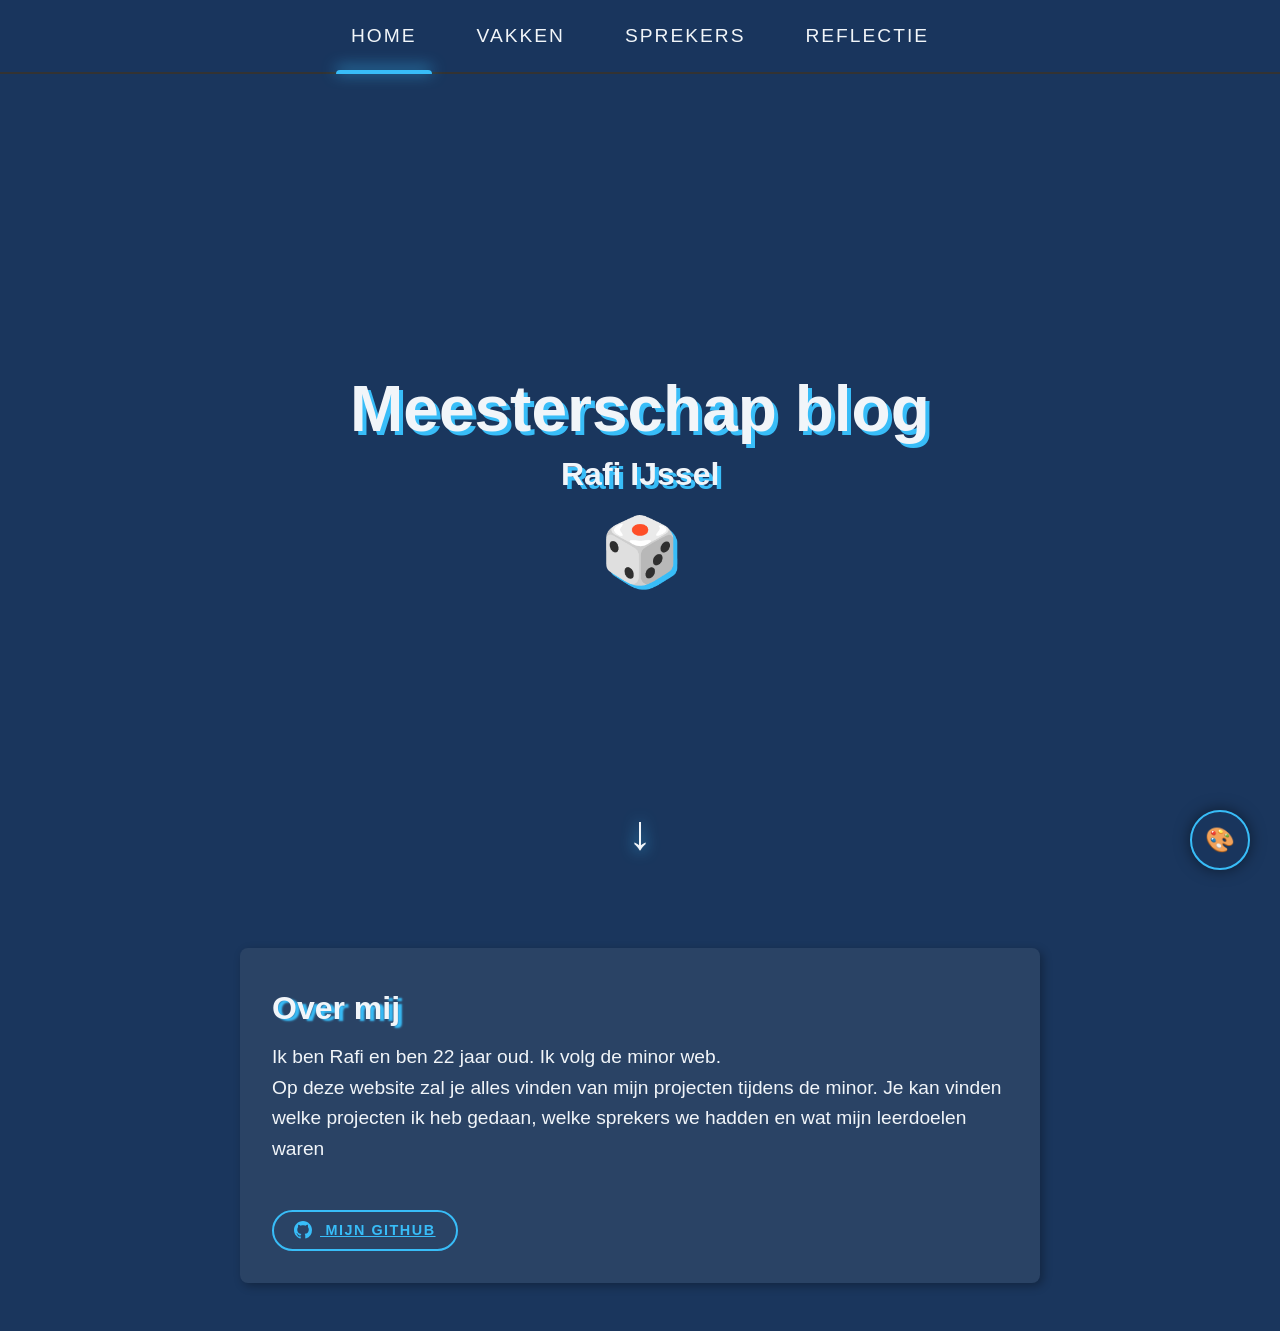
<file: index.html>
<!DOCTYPE html>
<html lang="nl">

<head>
    <meta charset="UTF-8">
    <meta name="viewport" content="width=device-width, initial-scale=1.0">
    <link rel="stylesheet" href="style.css">
    <title>Meesterschap-Blog</title>
</head>

<body>
    <script>
        if (localStorage.getItem('websiteThema') === 'light') {
            document.body.classList.add('light-theme');
        }
    </script>
    <header>
        <!-- In al je HTML bestanden pas je de <nav> aan naar dit: -->
        <nav class="special-nav">
            <ul>
                <li class="active"><a href="index.html">Home</a></li>
                <li><a href="pages/vakken.html">Vakken</a></li>
                <li><a href="pages/sprekers.html">Sprekers</a></li>
                <li><a href="pages/reflectie.html">Reflectie</a></li>
                <!-- De gloeiende lijn -->
                <div class="nav-indicator"></div>
            </ul>
        </nav>

        <div class="hero-content">
            <h1>Meesterschap blog</h1>
            <h2>Rafi IJssel</h2>
            <p>🎲</p>
        </div>

        <a href="#begin-content" class="scroll-arrow">↓</a>
    </header>
    <main id="begin-content">
        <section>
            <h2>Over mij</h2>
            <!-- Normale tekst voor je blog (zie CSS notitie hieronder!) -->
            <p class="normale-tekst">Ik ben Rafi en ben 22 jaar oud. Ik volg de minor web. <br>Op deze website zal je alles vinden van mijn projecten tijdens de minor. Je kan
                vinden welke projecten ik heb gedaan, welke sprekers we hadden en wat mijn leerdoelen waren</p>
                <div style="display: flex; gap: 15px; margin-top: 25px; flex-wrap: wrap;">
        <a href="https://github.com/Rafi1310" target="_blank" rel="noopener noreferrer" class="lees-meer-btn">
            
            <!-- Dit is de code voor het GitHub icoontje -->
            <svg height="18" width="18" viewBox="0 0 16 16" fill="currentColor" style="vertical-align: middle; margin-right: 8px; margin-top: -3px;">
                <path d="M8 0C3.58 0 0 3.58 0 8c0 3.54 2.29 6.53 5.47 7.59.4.07.55-.17.55-.38 0-.19-.01-.82-.01-1.49-2.01.37-2.53-.49-2.69-.94-.09-.23-.48-.94-.82-1.13-.28-.15-.68-.52-.01-.53.63-.01 1.08.58 1.23.82.72 1.21 1.87.87 2.33.66.07-.52.28-.87.51-1.07-1.78-.2-3.64-.89-3.64-3.95 0-.87.31-1.59.82-2.15-.08-.2-.36-1.02.08-2.12 0 0 .67-.21 2.2.82.64-.18 1.32-.27 2-.27.68 0 1.36.09 2 .27 1.53-1.04 2.2-.82 2.2-.82.44 1.1.16 1.92.08 2.12.51.56.82 1.27.82 2.15 0 3.07-1.87 3.75-3.65 3.95.29.25.54.73.54 1.48 0 1.07-.01 1.93-.01 2.2 0 .21.15.46.55.38A8.013 8.013 0 0016 8c0-4.42-3.58-8-8-8z"></path>
            </svg>
            Mijn GitHub
        </a>
    </div>
        </section>
        <button id="theme-btn" class="theme-toggle-btn">🎨</button>
    </main>
    <script src="script.js"></script>
</body>

</html>
</file>
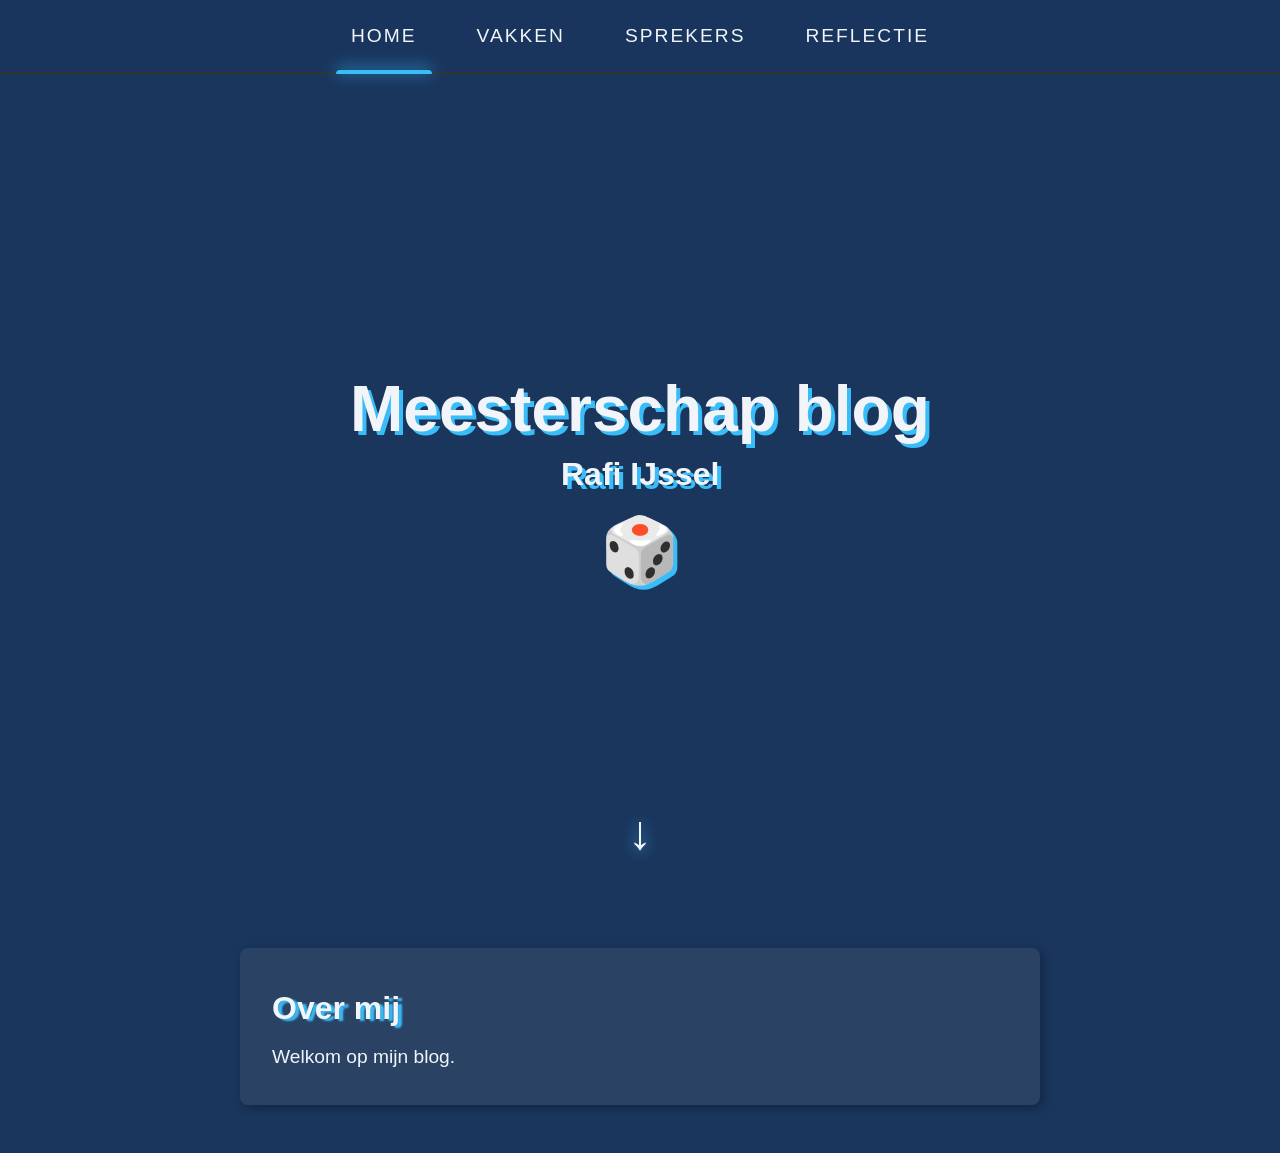
<file: pages/index.html>
<!DOCTYPE html>
<html lang="en">

<head>
    <meta charset="UTF-8">
    <meta name="viewport" content="width=device-width, initial-scale=1.0">
    <link rel="stylesheet" href="/style.css">
    <title>Meesterschap-Blog</title>
</head>

<body>
    <header>
        <!-- In al je HTML bestanden pas je de <nav> aan naar dit: -->
        <nav class="special-nav">
            <ul>
                <li class="active"><a href="index.html">Home</a></li>
                <li><a href="vakken.html">Vakken</a></li>
                <li><a href="sprekers.html">Sprekers</a></li>
                <li><a href="reflectie.html">Reflectie</a></li>
                <!-- De gloeiende lijn -->
                <div class="nav-indicator"></div>
            </ul>
        </nav>

        <div class="hero-content">
            <h1>Meesterschap blog</h1>
            <h2>Rafi IJssel</h2>
            <p>🎲</p>
        </div>

        <a href="#begin-content" class="scroll-arrow">↓</a>
    </header>
    <main id="begin-content">
        <section>
            <h2>Over mij</h2>
            <!-- Normale tekst voor je blog (zie CSS notitie hieronder!) -->
            <p class="normale-tekst">Welkom op mijn blog.</p>
        </section>
    </main>
    <script src="/script.js"></script>
</body>

</html>
</file>
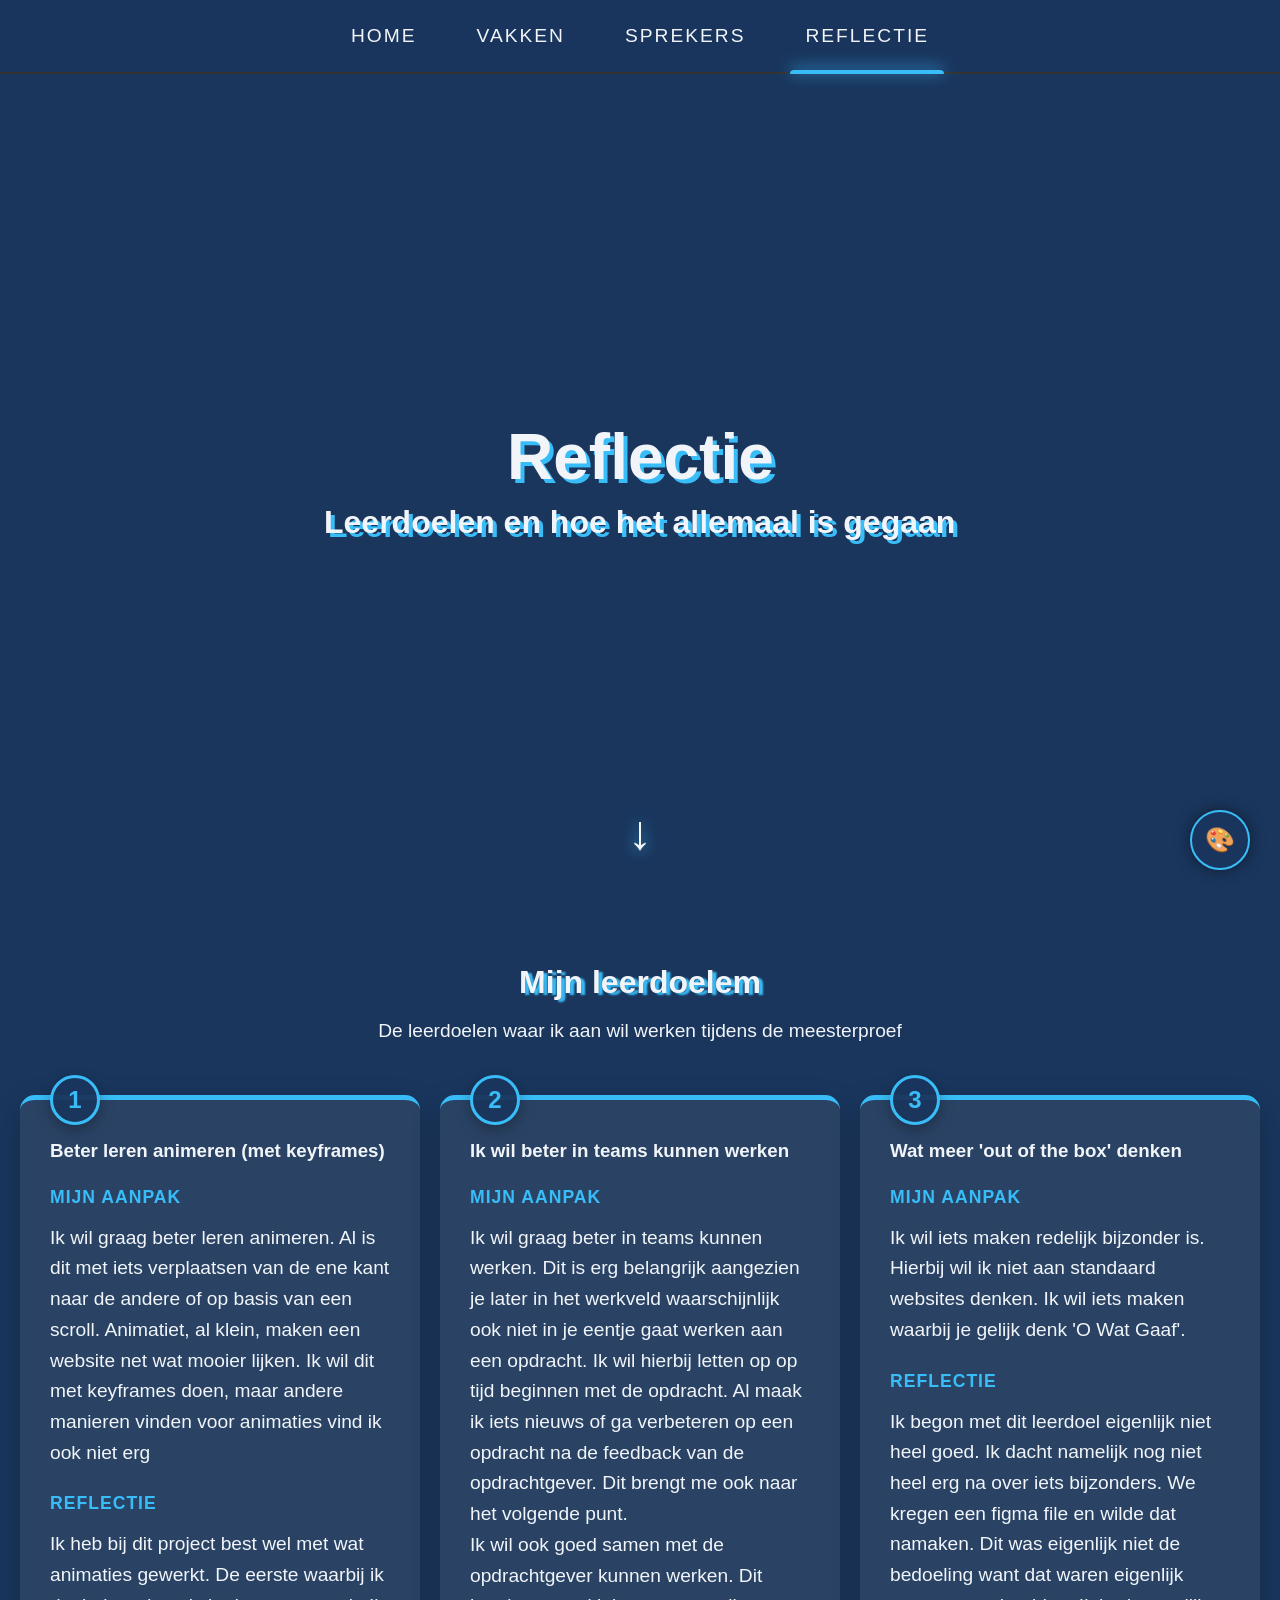
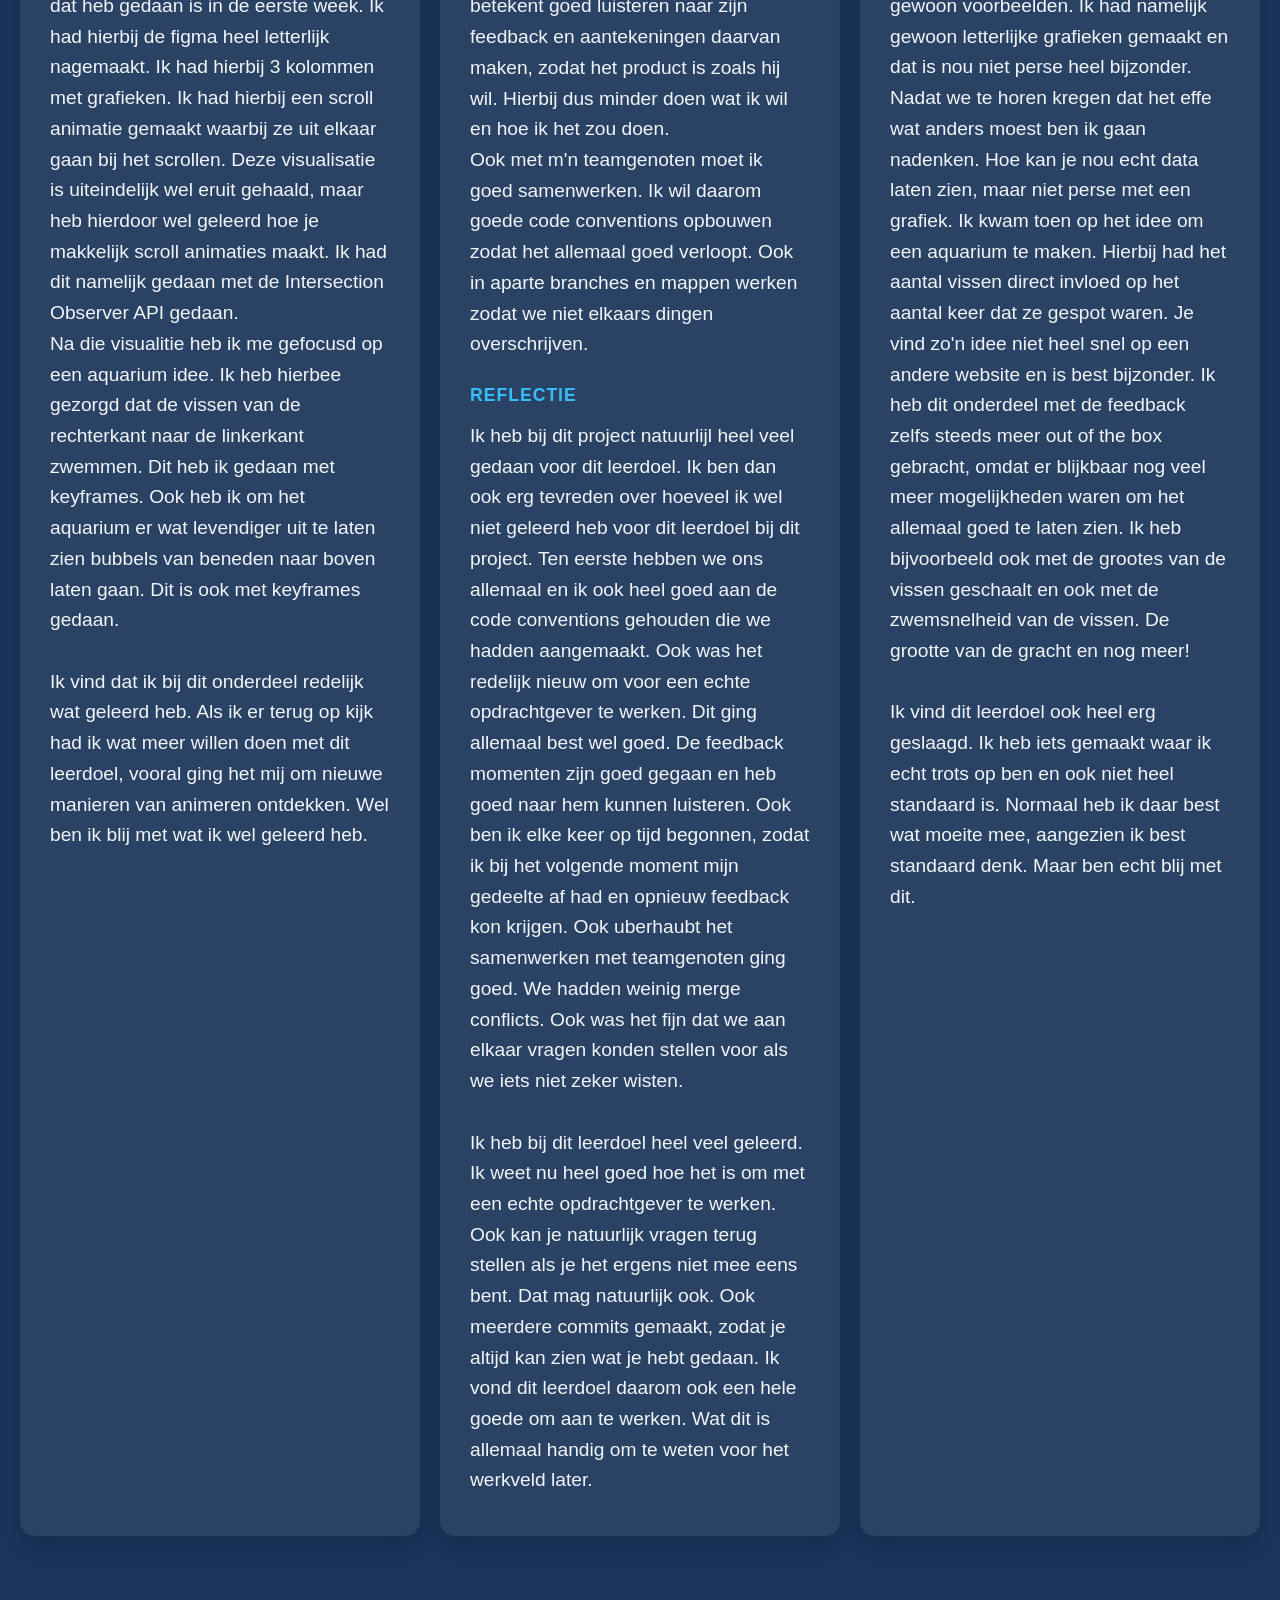
<file: pages/reflectie.html>
<!DOCTYPE html>
<html lang="nl">

<head>
    <meta charset="UTF-8">
    <meta name="viewport" content="width=device-width, initial-scale=1.0">
    <link rel="stylesheet" href="../style.css">
    <title>Reflectie - Meesterschap-Blog</title>
</head>

<body>
    <script>
        if (localStorage.getItem('websiteThema') === 'light') {
            document.body.classList.add('light-theme');
        }
    </script>
    <header>
        <nav class="special-nav">
            <ul>
                <li><a href="../index.html">Home</a></li>
                <li><a href="vakken.html">Vakken</a></li> <!-- 'active' staat nu hier -->
                <li><a href="sprekers.html">Sprekers</a></li>
                <li class="active"><a href="reflectie.html">Reflectie</a></li>
                <!-- De gloeiende lijn -->
                <div class="nav-indicator"></div>
            </ul>
        </nav>

        <div class="hero-content">
            <h1>Reflectie</h1>
            <h2>Leerdoelen en hoe het allemaal is gegaan</h2>
        </div>

        <a href="#begin-content" class="scroll-arrow">↓</a>

    </header>
    <main class="reflectie-layout" id="begin-content">

        <div class="intro-tekst">
            <h2>Mijn leerdoelem</h2>
            <p class="normale-tekst">De leerdoelen waar ik aan wil werken tijdens de meesterproef</p>
        </div>

        <div class="leerdoelen-container">
            <section class="doel-card">
                <div class="doel-icoon">1</div>
                <h3>Beter leren animeren (met keyframes)</h3>
                <h4 class="aanpak-titel">Mijn Aanpak</h4>
                <p class="normale-tekst">Ik wil graag beter leren animeren. Al is dit met iets verplaatsen van de ene
                    kant naar de andere of op basis van een scroll. Animatiet, al klein, maken een website net wat
                    mooier lijken. Ik wil dit met keyframes doen, maar andere manieren vinden voor animaties vind ik ook
                    niet erg</p>
                <h4 class="aanpak-titel">Reflectie</h4>
                <p class="normale-tekst">Ik heb bij dit project best wel met wat animaties gewerkt. De eerste waarbij ik
                    dat heb gedaan is in de eerste week. Ik had hierbij de figma heel letterlijk nagemaakt. Ik had
                    hierbij 3 kolommen met grafieken. Ik had hierbij een scroll animatie gemaakt waarbij ze uit elkaar
                    gaan bij het scrollen. Deze visualisatie is uiteindelijk wel eruit gehaald, maar heb hierdoor wel
                    geleerd hoe je makkelijk scroll animaties maakt. Ik had dit namelijk gedaan met de Intersection
                    Observer API gedaan. <br> Na die visualitie heb ik me gefocusd op een aquarium idee. Ik heb hierbee
                    gezorgd dat de vissen van de rechterkant naar de linkerkant zwemmen. Dit heb ik gedaan met
                    keyframes. Ook heb ik om het aquarium er wat levendiger uit te laten zien bubbels van beneden naar
                    boven laten gaan. Dit is ook met keyframes gedaan. <br><br> Ik vind dat ik bij dit onderdeel
                    redelijk wat geleerd heb. Als ik er terug op kijk had ik wat meer willen doen met dit leerdoel,
                    vooral ging het mij om nieuwe manieren van animeren ontdekken. Wel ben ik blij met wat ik wel
                    geleerd heb.
                </p>
            </section>

            <section class="doel-card">
                <div class="doel-icoon">2</div>
                <h3>Ik wil beter in teams kunnen werken</h3>
                <h4 class="aanpak-titel">Mijn Aanpak</h4>
                <p class="normale-tekst">Ik wil graag beter in teams kunnen werken. Dit is erg belangrijk aangezien je
                    later in het werkveld waarschijnlijk ook niet in je eentje gaat werken aan een opdracht. Ik wil
                    hierbij letten op op tijd beginnen met de opdracht. Al maak ik iets nieuws of ga verbeteren op een
                    opdracht na de feedback van de opdrachtgever. Dit brengt me ook naar het volgende punt. <br> Ik wil
                    ook
                    goed samen met de opdrachtgever kunnen werken. Dit betekent goed luisteren naar zijn feedback en
                    aantekeningen daarvan maken, zodat het product is zoals hij wil. Hierbij dus minder doen wat ik wil
                    en hoe ik het zou doen. <br> Ook met m'n teamgenoten moet ik goed samenwerken. Ik wil daarom goede
                    code conventions opbouwen zodat het allemaal goed verloopt. Ook in aparte branches en mappen werken
                    zodat we niet elkaars dingen overschrijven.</p>
                <h4 class="aanpak-titel">Reflectie</h4>
                <p class="normale-tekst">Ik heb bij dit project natuurlijl heel veel gedaan voor dit leerdoel. Ik ben
                    dan ook erg tevreden over hoeveel ik wel niet geleerd heb voor dit leerdoel bij dit project. Ten
                    eerste hebben we ons allemaal en ik ook heel goed aan de code conventions gehouden die we hadden
                    aangemaakt. Ook was het redelijk nieuw om voor een echte opdrachtgever te werken. Dit ging allemaal
                    best wel goed. De feedback momenten zijn goed gegaan en heb goed naar hem kunnen luisteren. Ook ben
                    ik elke keer op tijd begonnen, zodat ik bij het volgende moment mijn gedeelte af had en opnieuw
                    feedback kon krijgen. Ook uberhaubt het samenwerken met teamgenoten ging goed. We hadden weinig
                    merge conflicts. Ook was het fijn dat we aan elkaar vragen konden stellen voor als we iets niet
                    zeker wisten. <br><br> Ik heb bij dit leerdoel heel veel geleerd. Ik weet nu heel goed hoe het is om
                    met een echte opdrachtgever te werken. Ook kan je natuurlijk vragen terug stellen als je het ergens
                    niet mee eens bent. Dat mag natuurlijk ook. Ook meerdere commits gemaakt, zodat je altijd kan zien
                    wat je hebt gedaan. Ik vond dit leerdoel daarom ook een hele goede om aan te werken. Wat dit is
                    allemaal handig om te weten voor het werkveld later.</p>
            </section>

            <section class="doel-card">
                <div class="doel-icoon">3</div>
                <h3>Wat meer 'out of the box' denken</h3>
                <h4 class="aanpak-titel">Mijn Aanpak</h4>
                <p class="normale-tekst">Ik wil iets maken redelijk bijzonder is. Hierbij wil ik niet aan standaard
                    websites denken. Ik wil iets maken waarbij je gelijk denk 'O Wat Gaaf'. </p>
                <h4 class="aanpak-titel">Reflectie</h4>
                <p class="normale-tekst">Ik begon met dit leerdoel eigenlijk niet heel goed. Ik dacht namelijk nog niet
                    heel erg na over iets bijzonders. We kregen een figma file en wilde dat namaken. Dit was eigenlijk
                    niet de bedoeling want dat waren eigenlijk gewoon voorbeelden. Ik had namelijk gewoon letterlijke
                    grafieken gemaakt en dat is nou niet perse heel bijzonder. Nadat we te horen kregen dat het effe wat
                    anders moest ben ik gaan nadenken. Hoe kan je nou echt data laten zien, maar niet perse met een
                    grafiek. Ik kwam toen op het idee om een aquarium te maken. Hierbij had het aantal vissen direct
                    invloed op het aantal keer dat ze gespot waren. Je vind zo'n idee niet heel snel op een andere
                    website en is best bijzonder. Ik heb dit onderdeel met de feedback zelfs steeds meer out of the box
                    gebracht, omdat er blijkbaar nog veel meer mogelijkheden waren om het allemaal goed te laten zien.
                    Ik heb bijvoorbeeld ook met de grootes van de vissen geschaalt en ook met de zwemsnelheid van de
                    vissen. De grootte van de gracht en nog meer! <br><br> Ik vind dit leerdoel ook heel erg geslaagd.
                    Ik heb iets gemaakt waar ik echt trots op ben en ook niet heel standaard is. Normaal heb ik daar
                    best wat moeite mee, aangezien ik best standaard denk. Maar ben echt blij met dit.</p>
            </section>
        </div>

        <button id="theme-btn" class="theme-toggle-btn">🎨</button>
    </main>
    <script src="../script.js"></script>
</body>

</html>
</file>
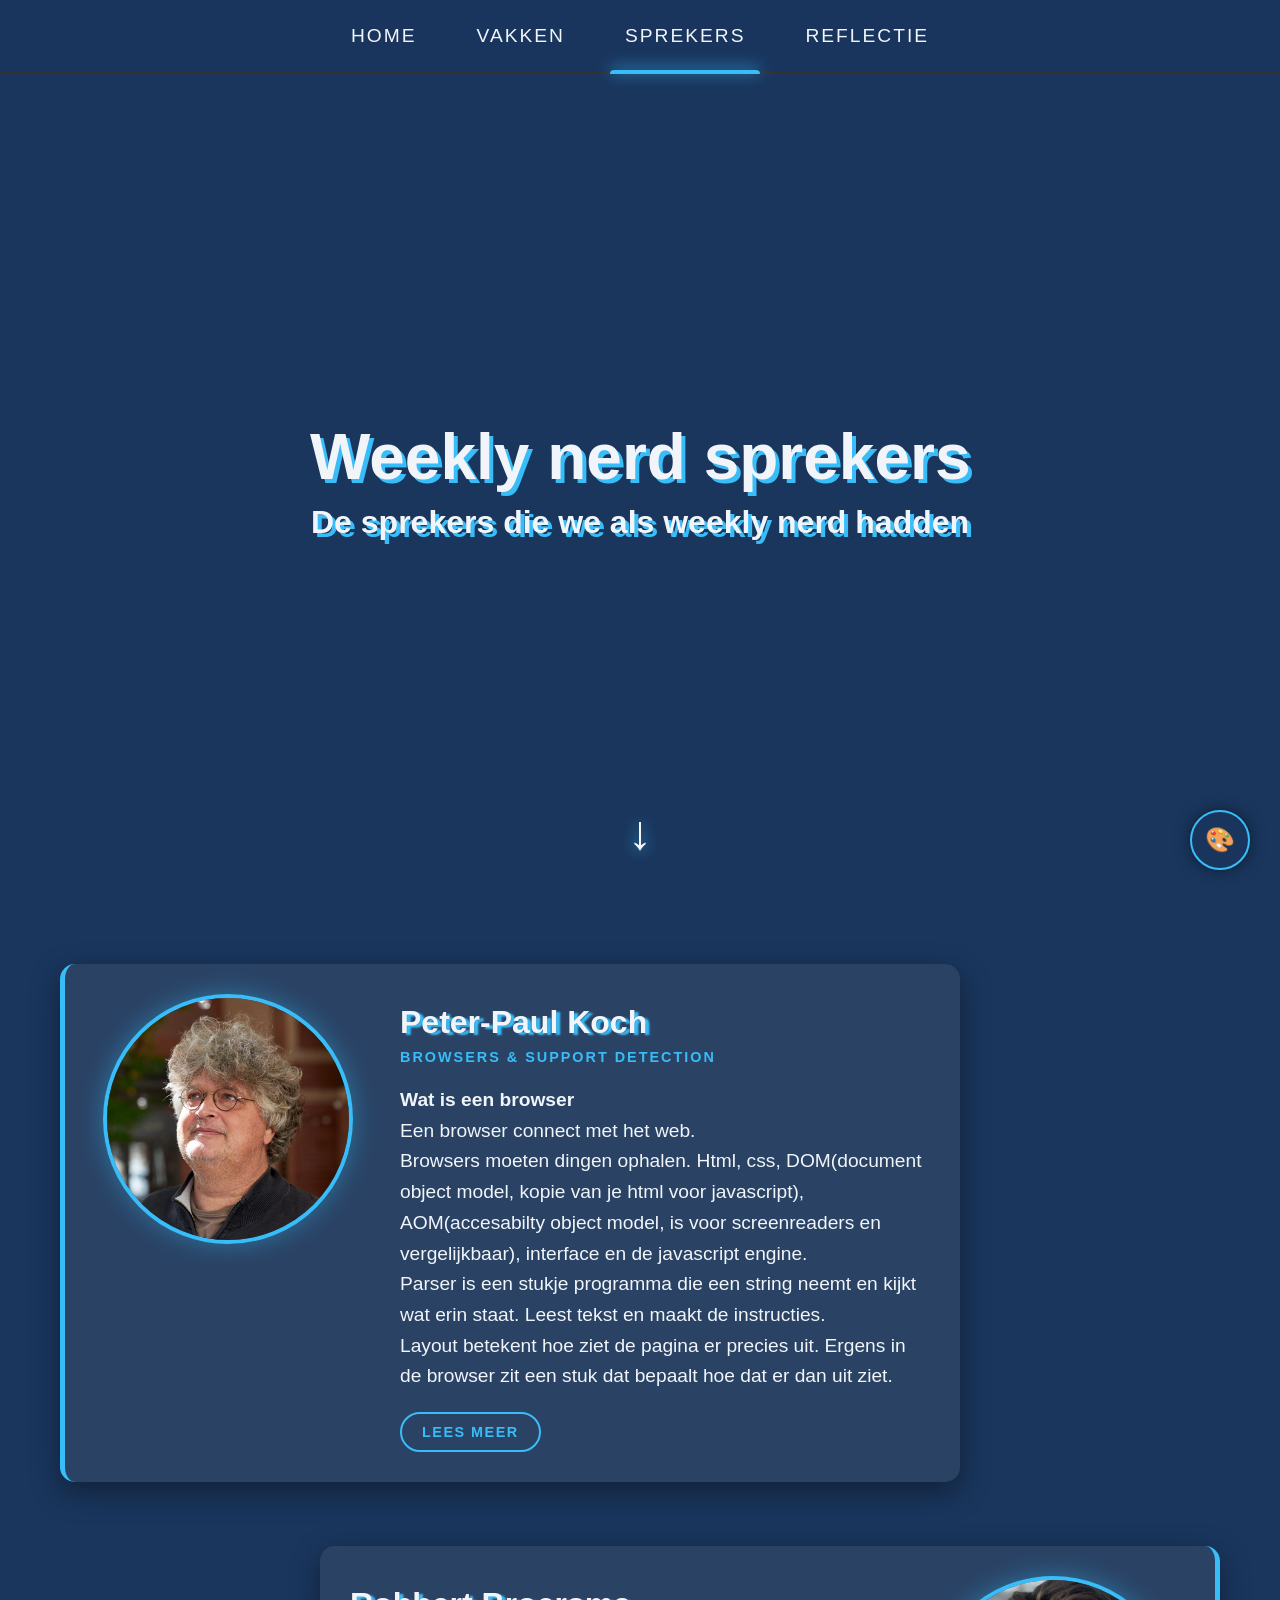
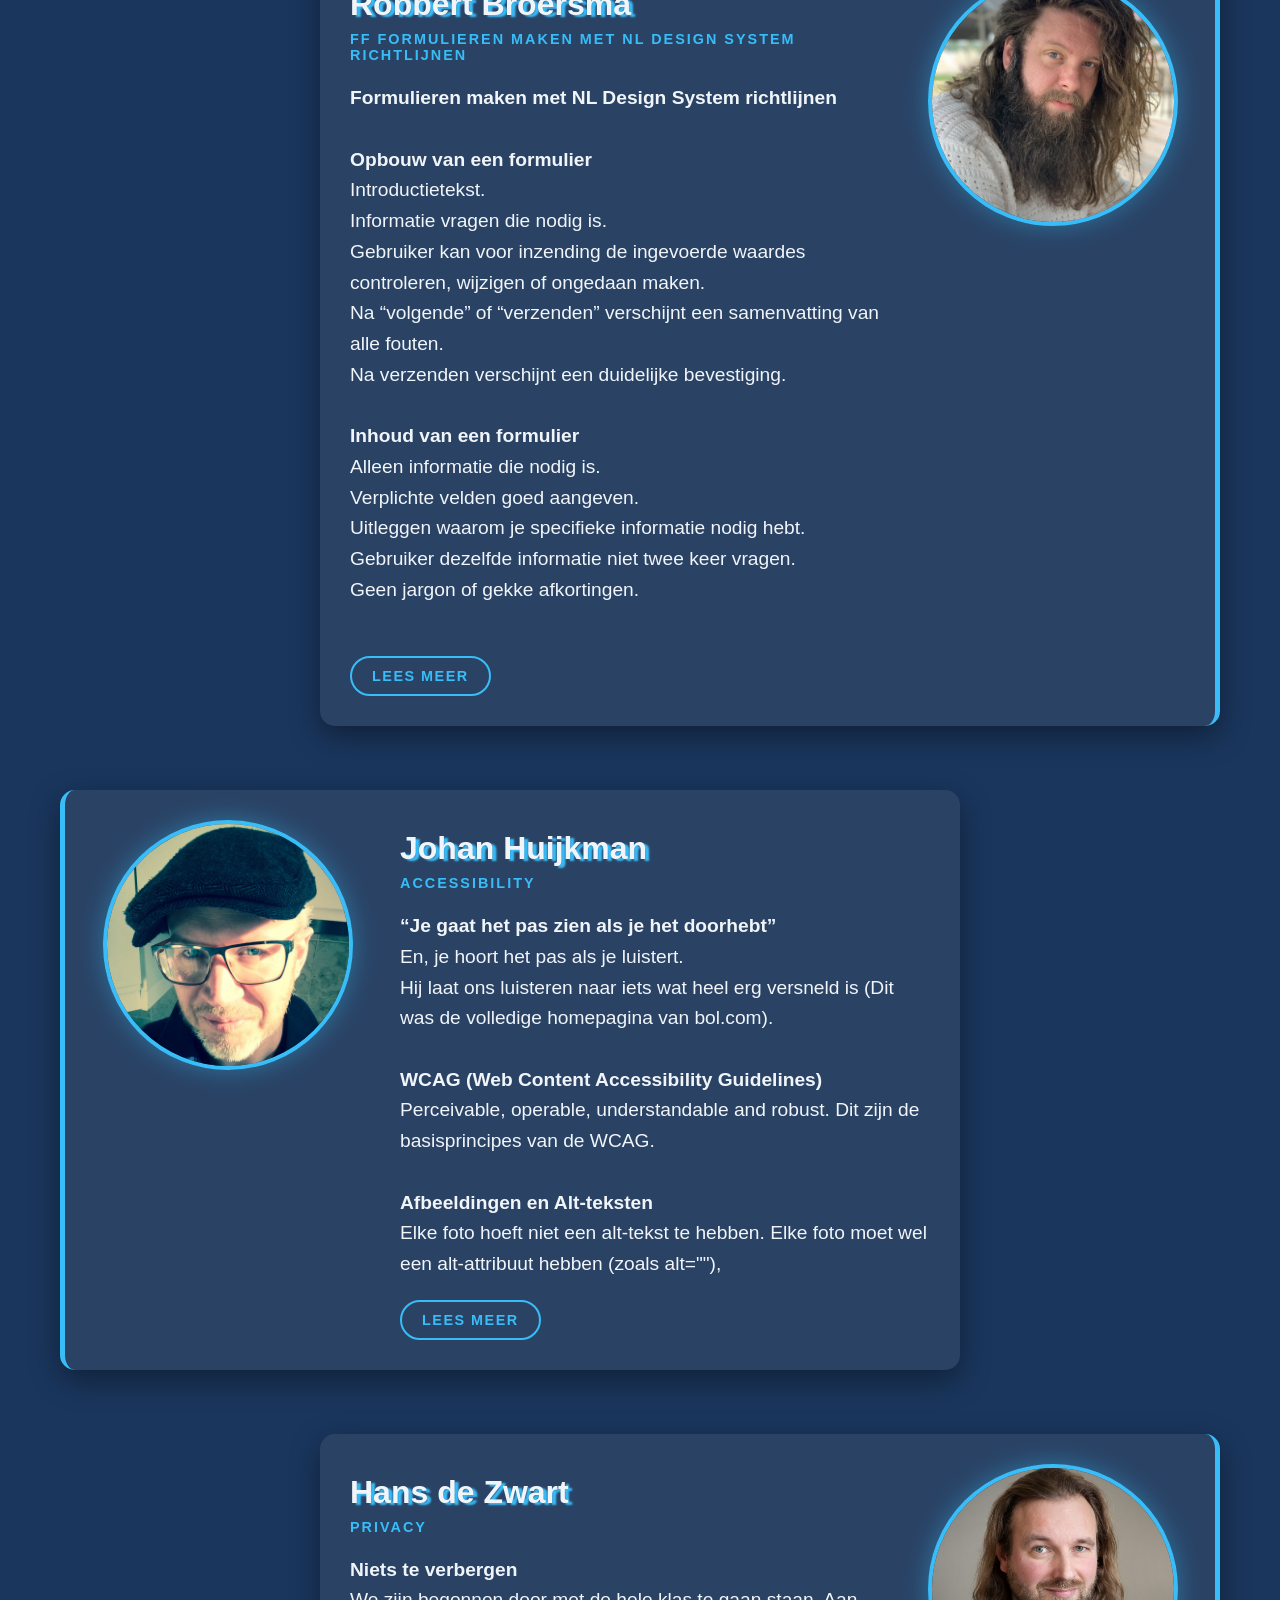
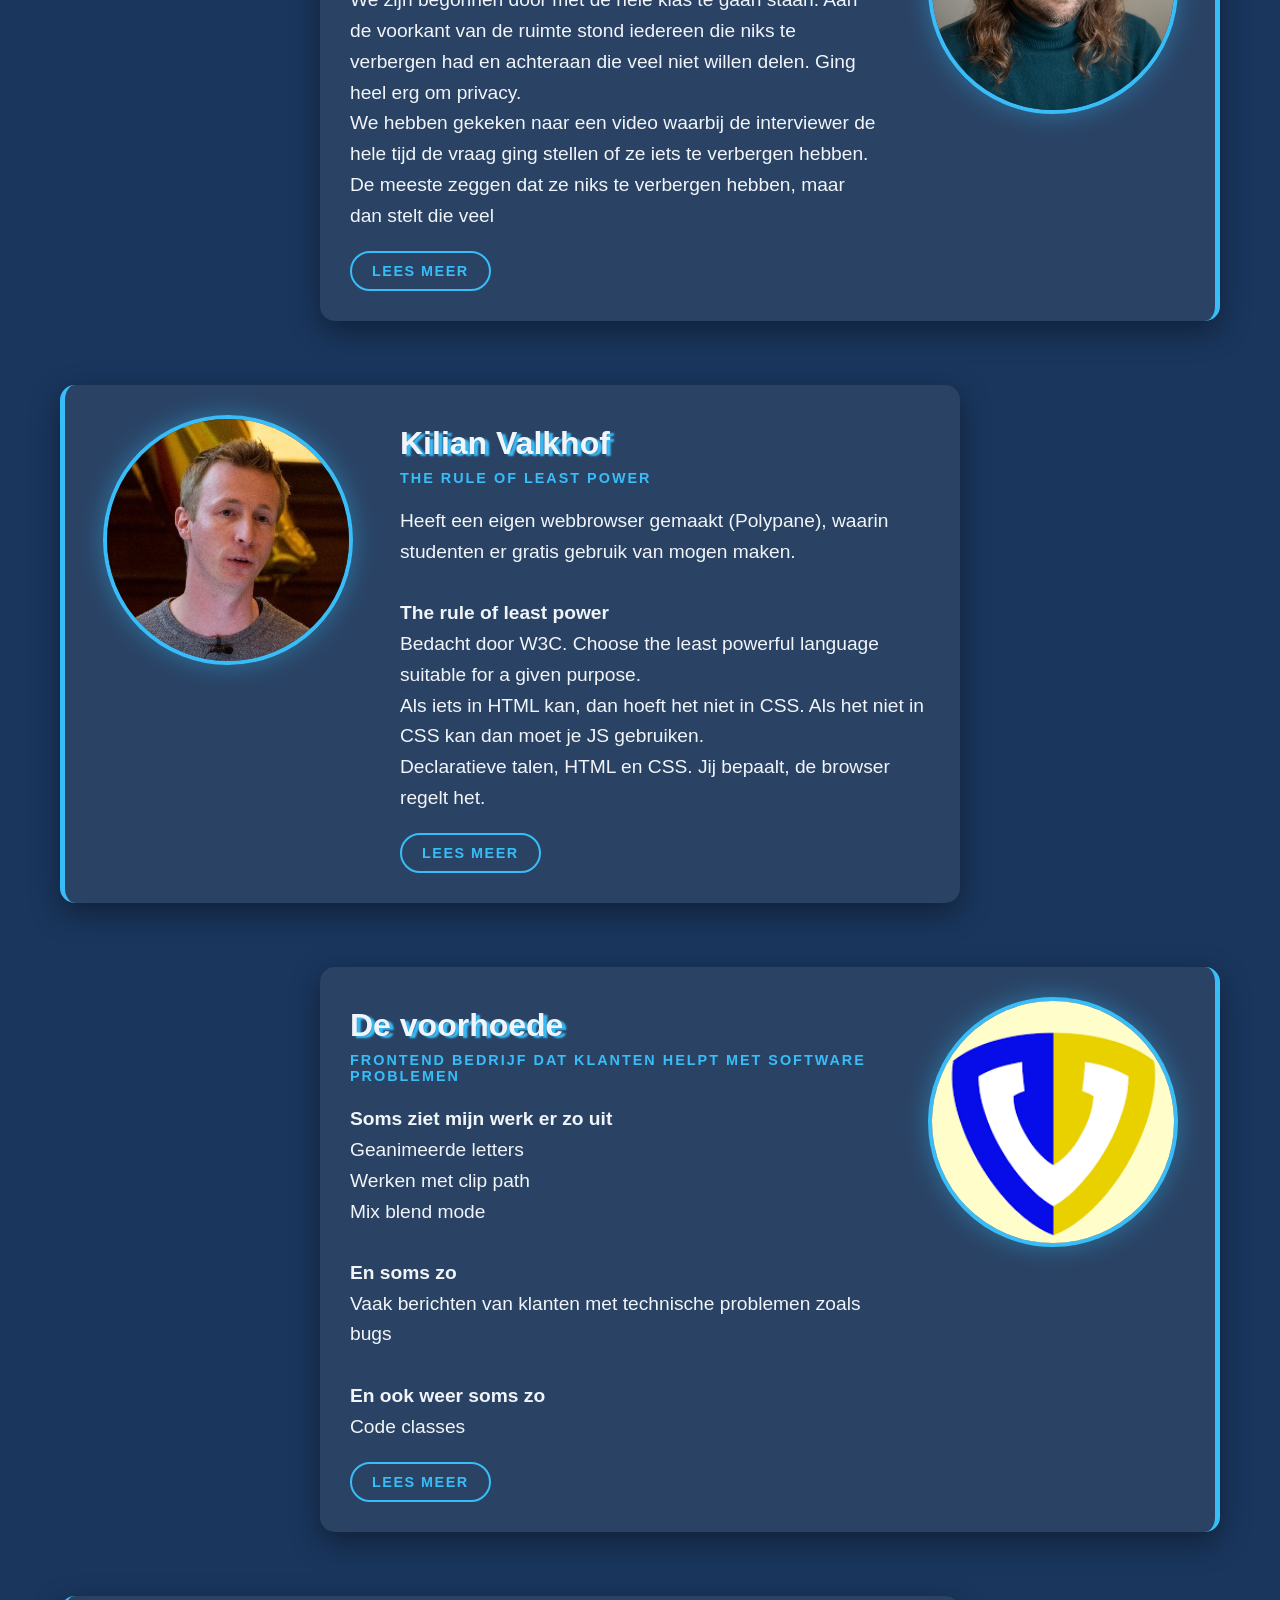
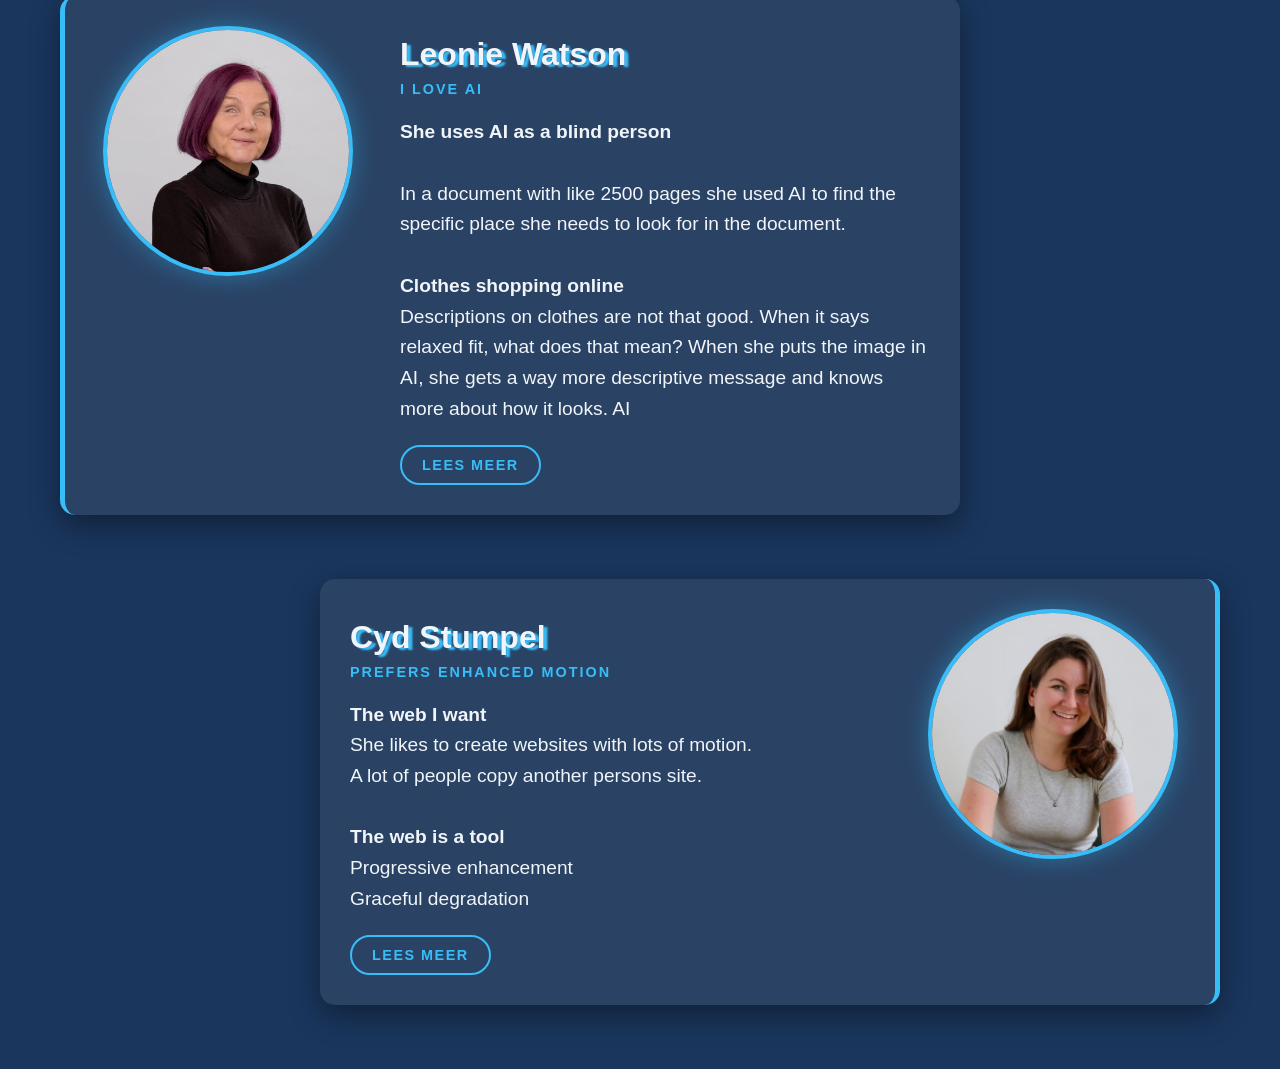
<file: pages/sprekers.html>
<!DOCTYPE html>
<html lang="nl">

<head>
    <meta charset="UTF-8">
    <meta name="viewport" content="width=device-width, initial-scale=1.0">
    <link rel="stylesheet" href="../style.css">
    <title>Sprekers - Meesterschap-Blog</title>
</head>

<body>
    <script>
        if (localStorage.getItem('websiteThema') === 'light') {
            document.body.classList.add('light-theme');
        }
    </script>
    <header>
        <nav class="special-nav">
            <ul>
                <li><a href="../index.html">Home</a></li>
                <li><a href="vakken.html">Vakken</a></li>
                <li class="active"><a href="sprekers.html">Sprekers</a></li>
                <li><a href="reflectie.html">Reflectie</a></li>
                <div class="nav-indicator"></div>
            </ul>
        </nav>

        <div class="hero-content">
            <h1>Weekly nerd sprekers</h1>
            <h2>De sprekers die we als weekly nerd hadden</h2>
        </div>
        <a href="#begin-content" class="scroll-arrow">↓</a>
    </header>

    <main class="speakers-layout" id="begin-content">

        <section class="speaker-card">
            <div class="speaker-foto">
                <img src="../images/ppkfoto.jpg" alt="Foto van Spreker 1">
            </div>
            <div class="speaker-info">
                <h2>Peter-Paul Koch</h2>
                <h4 class="speaker-titel">Browsers & support detection</h4>
                <p class="normale-tekst">
                    <strong>Wat is een browser</strong><br>
                    Een browser connect met het web.<br>
                    Browsers moeten dingen ophalen. Html, css, DOM(document object model, kopie van je html voor
                    javascript), AOM(accesabilty object model, is voor screenreaders en vergelijkbaar), interface en de
                    javascript engine.<br>
                    Parser is een stukje programma die een string neemt en kijkt wat erin staat. Leest tekst en maakt de
                    instructies.<br>
                    Layout betekent hoe ziet de pagina er precies uit. Ergens in de browser zit een stuk dat bepaalt hoe
                    dat er dan uit ziet.<br>

                </p>
                <div class="extra-tekst">
                    <p class="normale-tekst">Kijk uit met veranderingen van de layout. Het liefst gebruik maken van
                        queries en de layout niet te
                        vaak veranderen. Maak het niet al te ingewikkeld.<br><br>

                        <strong>Rendering engine.</strong><br>
                        Verantwoordelijk voor de html en css parsing en rendering, constructie van de dom en aom
                        trees.<br>
                        Dus niet interface of javascript engine. Een redering engine kan voor meerdere browsers gebruikt
                        worden. Chrome, arc, opera, vivaldi gebruiken allemaal chromium en blink. Deze interpreteren de
                        html
                        en de css op dezelfde manier.<br><br>

                        <strong>Core vs DOM</strong><br>
                        Core: Wat javascript een programmeertaal maakt.<br>
                        Dom: de manier waarop javascript delen van de html pagina kan lezen.<br><br>

                        <strong>Render blocking</strong><br>
                        Wachten to je html helemaal ingeladen is<br><br>

                        <strong>CSS</strong><br>
                        Javascript, tenzij async of defer<br>
                        Zorgen dat javascript pas helmaal is ingeladen als de html is ingeladen.<br><br>

                        <strong>async</strong><br>
                        Onderin je html<br>
                        Defer vs async<br>
                        Do it now: &lt;script src&gt;<br>
                        Do it later: &lt;script defer src&gt;<br>
                        I dont care when you do it, just not now: &lt;script async src&gt;<br><br>

                        <strong>Backwards compatibility</strong><br>
                        Als een browser ooit iets heeft ondersteund zou het altijd ondersteunt moeten blijven. Het zou
                        dus
                        altijd moeten werken.<br>
                        Als je doctype weghaalt gaat het internet explorer 6 gebruiken.<br>
                        [form object].elements<br>
                        &lt;body bgcolor=”abdaca”&gt;<br>
                        Content box model<br>
                        &lt;frameset&gt;<br>
                        html blink tag word niet meer ondersteund.<br><br>

                        <strong>Browsers als platform</strong><br>
                        “browsers are the most hostile developpmetn platforms in the world” -Douglas Crockford<br><br>

                        <strong>Korte geschiedenis</strong><br>
                        WWW Browser (1990) - Allereerste browser, gebouwd te Cern door Tim Berners-Lee en consorten.
                        Herbouwd in 2019 (worldwideweb.cern.ch). Zowel browser als html editor.<br>
                        Mosaic (1993) → ervoor gezorgd dat plaatjes konden laten zien.<br>
                        Netscape (1994) → de eerste echte browser. Moest je voor betalen.<br>
                        Internet explorer (1995) → Hij is gratis, kon je zomaar downloaden. Hierdoor kwam netscape
                        4(gratis), maar is een verschrikkelijke browser.<br>
                        Opera (1995)<br>
                        IE 5 Mac (2000) → Eerste browser voor de mac.<br>
                        Konqueror (2000) → Was een hobby project van een paar linux gasten. Omzeilden problemen die
                        explorer
                        had. Is belangrijk omdat het uiteindelijk webkit werd, de rendering engine van safari.<br>
                        Safari (2003) →<br>
                        Firefox (2004) → Rendering engine is Gekko.<br>
                        Safari iOS (2007) → Had touch events.<br>
                        Chrome (2008) → Hebben hun eigen rendering engine gesplitst van webkit. Dit is nu blink.<br>
                        Flow (2020) → Heeft z’n eigen rendering engine. Ondersteund sommige delen van css niet.<br>
                        Ladybird (2024) → Van een zweedse gast. Heeft die gemaakt omdat die een hobby project nodig had
                        om
                        van z’n drugsverslaving af te komen.<br>
                        Igalia → Zijn geen browser maker , maar weten veel van browsers af. Spaans bedrijf. Ik heb deze
                        aantekeningen in notion gemaakt. Kan je het zo maken dat ik het makkelijk kan kopieren en
                        plakken in
                        vscode.<br>
                    </p>

                </div>
                <button class="lees-meer-btn">Lees meer</button>
            </div>
        </section>

        <section class="speaker-card reverse">
            <div class="speaker-foto">
                <img src="../images/robbert.png" alt="Foto van Spreker 2">
            </div>
            <div class="speaker-info">
                <h2>Robbert Broersma</h2>
                <h4 class="speaker-titel">ff formulieren maken met NL design system richtlijnen</h4>
                <p class="normale-tekst"><strong>Formulieren maken met NL Design System richtlijnen</strong><br><br>

                    <strong>Opbouw van een formulier</strong><br>
                    Introductietekst.<br>
                    Informatie vragen die nodig is.<br>
                    Gebruiker kan voor inzending de ingevoerde waardes controleren, wijzigen of ongedaan maken.<br>
                    Na “volgende” of “verzenden” verschijnt een samenvatting van alle fouten.<br>
                    Na verzenden verschijnt een duidelijke bevestiging.<br><br>

                    <strong>Inhoud van een formulier</strong><br>
                    Alleen informatie die nodig is.<br>
                    Verplichte velden goed aangeven.<br>
                    Uitleggen waarom je specifieke informatie nodig hebt.<br>
                    Gebruiker dezelfde informatie niet twee keer vragen.<br>
                    Geen jargon of gekke afkortingen.<br><br>
                </p>
                <div class="extra-tekst">
                    <p class="normale-tekst">
                        <strong>Design van de componenten</strong><br>
                        Check het kleurcontrast van componenten. De rand moet voldoende contrast hebben met de
                        achtergrondkleur.<br>
                        Check het kleurcontrast van subtielere tekst. De tekst van de beschrijving en van de placeholder
                        moet voldoende contrast hebben met de achtergrondkleur.<br>
                        Zijn de componenten groot genoeg. 44x44px is gebruiksvriendelijk.<br><br>

                        <strong>Design van het formulier</strong><br>
                        Staan er buttons aan het eind van de regels, zoals “volgende”?<br>
                        De voortgang wordt getoond boven het formulier in tekst, bijv “stap 2 van 4”.<br>
                        De navigatie (volgende, vorige, annuleren) is consistent in elke stap.<br>
                        Het is duidelijk in welke stap het formulier daadwerkelijk wordt verzonden.<br>
                        Elk invoerveld heeft een zichtbaar label dat boven het invoerveld staat.<br>
                        Er staat “verplicht” of “niet verplicht” in tekst, niet alleen met een sterretje of
                        kleur.<br><br>

                        <strong>Flow van het formulier</strong><br>
                        Staan er formuliervelden in logische volgorde?<br>
                        Zijn er meerdere contactmogelijkheden beschikbaar om hulp te krijgen? Zorg voor meerdere
                        manieren
                        zodat het voor iedereen mogelijk is contact op te nemen.<br>
                        Wordt hulp op meerdere plekken aangeboden?<br>
                        De voortgang wordt getoond boven het formulier.<br><br>

                        <strong>Labels</strong><br>
                        Gebruik een &lt;label for="input-id"&gt; voor het formulierveld, en zorg dat alles een gekoppeld
                        label heeft.<br>
                        Andere code voor een label, zoals aria-label="" of title="" moeten in elk geval de zichtbare
                        labeltekst bevatten, anders werkt het niet met spraakbesturing.<br>
                        “Voorna(a)m(en)” Nope! Voornaam (1 of meerdere) yep.<br><br>

                        <strong>Makkelijker invullen</strong><br>
                        Als de gebruiker is ingelogd, dan worden bekende gegevens vooraf ingevuld.<br>
                        Knippen en plakken is overal toegestaan.<br>
                        Controleer of de browser autocomplete aanbiedt om velden in te vullen, waar je dat
                        verwacht.<br><br>

                        <strong>Beschrijving bij een veld</strong><br>
                        Belangrijke uitleg is altijd zichtbaar. Essentiële informatie staat in een description of in de
                        labeltekst, niet alleen in een placeholder of tooltip.<br>
                        Extra teksten bij een formulierveld zijn gekoppeld met aria-describedby op het formulier
                        element,
                        zoals &lt;input&gt; of &lt;select&gt;.<br><br>

                        <strong>Beschrijving, foutmeldingen</strong><br>
                        Feedback zoals: “42 van de 100 tokens” of “je wachtwoord voldoet aan de eisen”.<br>
                        De beschrijving en foutmelding van Checkbox Group en Radio Group zijn gekoppeld aan de
                        &lt;fieldset&gt; met aria-describedby.<br><br>

                        <strong>Controleren</strong><br>
                        De laatste stap toont een samenvatting van alle ingevoerde gegevens.<br>
                        Het formulier biedt de mogelijkheid om een inzending te controleren, te wijzigen of ongedaan te
                        maken.<br>
                        Voorkom met &lt;bdi translate="no"&gt; dat wat de gebruiker zelf heeft ingevoerd, wordt
                        vertaald.
                        Dit is met name op de controle-pagina en de bevestigingspagina belangrijk.<br><br>

                        <strong>Bevestiging</strong><br>
                        Is er een duidelijke bevestiging? Een goede bevestiging vermeldt welke informatie is verstuurd,
                        of
                        verwijst ernaar.<br><br>

                        <strong>Validatie</strong><br>
                        De regels voor een invoerveld zijn vooraf duidelijk, bijvoorbeeld welke tekens, of hoe lang de
                        tekst
                        mag zijn.<br>
                        Boven het formulier staat uitleg over hoe verplichte of niet-verplichte velden zijn
                        aangemerkt.<br><br>

                        <strong>Toetsenbord</strong><br>
                        Doorloop het formulier volledig met alleen het toetsenbord (zonder muis). De volgende dingen
                        moeten
                        goed werken:<br>
                        Elk invoerveld, elke button en elke link is bereikbaar met de tab-toets.<br>
                        De tabvolgorde is logisch, meestal is dat: van boven naar beneden, van links naar rechts.<br>
                        De focusindicator is goed zichtbaar.<br>
                        Sommige componenten werken met andere toetsen dan tab.<br><br>

                        <strong>Screenreader - invullen</strong><br>
                        Het label van elk veld wordt gelezen als het veld focus krijgt.<br>
                        De beschrijving van een veld wordt voorgelezen als het veld focus krijgt.<br>
                        Verplichte velden worden als verplicht aangeduid bij het voorlezen.<br>
                        Foutmeldingen en feedback onderbreken de gebruiker niet bij het invullen.<br>
                        Feedback over invoer (bijvoorbeeld: “je wachtwoord voldoet aan de eisen”) wordt automatisch
                        voorgelezen, zonder dat de gebruiker er naartoe hoeft te navigeren.<br><br>

                        <strong>Screenreader - navigatie</strong><br>
                        De voortgang is hoorbaar voor screenreader gebruikers.<br>
                        Na verzenden verschijnt er een duidelijke bevestiging dat het formulier succesvol is
                        verzonden.<br>
                        Positieve statusberichten na het versturen (zoals “formulier verzonden”) worden automatisch
                        voorgelezen.<br><br>

                        <strong>Screenreader - validatie & Vertaalsoftware</strong><br>
                        Foutmeldingen worden voorgelezen.<br>
                        Foutmeldingen onderbreken de gebruiker niet bij het invullen.<br>
                        Houd altijd rekening met de impact van vertaalsoftware op je formulierinvoer.
                    </p>
                </div>
                <button class="lees-meer-btn">Lees meer</button>
            </div>
        </section>

        <section class="speaker-card">
            <div class="speaker-foto">
                <img src="../images/johan.jpeg" alt="Foto van Spreker 3">
            </div>
            <div class="speaker-info">
                <h2>Johan Huijkman</h2>
                <h4 class="speaker-titel">Accessibility</h4>
                <p class="normale-tekst"><strong>“Je gaat het pas zien als je het doorhebt”</strong><br>
                    En, je hoort het pas als je luistert.<br>
                    Hij laat ons luisteren naar iets wat heel erg versneld is (Dit was de volledige homepagina van
                    bol.com).<br><br>

                    <strong>WCAG (Web Content Accessibility Guidelines)</strong><br>
                    Perceivable, operable, understandable and robust. Dit zijn de basisprincipes van de WCAG.<br><br>

                    <strong>Afbeeldingen en Alt-teksten</strong><br>
                    Elke foto hoeft niet een alt-tekst te hebben. Elke foto moet wel een alt-attribuut hebben (zoals
                    alt=""),
                </p>
                <div class="extra-tekst">
                    <p class="normale-tekst">die hoeft dus niet per se gevuld te worden. Dit is een veelvoorkomend
                        probleem. Je hoeft
                        hem alleen in te vullen als het plaatje ook echt wat toevoegt aan de inhoud.<br><br>

                        <strong>Screenreaders</strong><br>
                        Er zijn verschillende toetsenbordcombinaties die je kan gebruiken met een screenreader, je hoeft
                        dus
                        niet alleen de tab-toets te gebruiken.<br><br>

                        <strong>Ervaring: Martijn (slechtziend)</strong><br>
                        Hij gebruikt zijn scherm door heel erg in te zoomen, alleen zijn niet alle websites daar goed op
                        gebouwd. Veel dingen verspringen waardoor hij de website dan niet goed kan gebruiken. Tijdens
                        het
                        scrollen komt bijvoorbeeld de navigatiebalk over het halve scherm heen waardoor je niks meer
                        ziet.
                        (Hij testte dit uit met de website van Intertoys).<br>
                        Je moet websites eigenlijk testen tot iets van 400% zoom. Nu wordt dat vaak maar gedaan tot
                        200%.<br><br>

                        <strong>Wat heeft Martijn nodig:</strong><br>
                        Schaalbaarheid.<br>
                        Contrast.<br>
                        Gerelateerde informatie bij elkaar.<br>
                        Visuele indicatoren zoals een duidelijke focusrand.<br><br>

                        <strong>Ervaring: Naduah</strong><br>
                        Websites met felle kleuren triggeren haar heel erg.<br><br>

                        <strong>Ervaring: Guido (29, autistisch)</strong><br>
                        Heeft last van visuele prikkels en audioprikkels. Ze komen bij hem extra hard binnen. Als
                        websites
                        zich willen uitsloven met visuele dingen, kan hij zich niet echt goed meer focussen.<br><br>

                        <strong>Wat heeft Guido nodig:</strong><br>
                        Rustige lay-out en vormgeving.<br>
                        Duidelijke instructies en meldingen.<br>
                        Voorspelbaarheid.
                    </p>
                </div>
                <button class="lees-meer-btn">Lees meer</button>
            </div>
        </section>

        <section class="speaker-card">
            <div class="speaker-foto">
                <img src="../images/hans.jpg" alt="Foto van Spreker 3">
            </div>
            <div class="speaker-info">
                <h2>Hans de Zwart</h2>
                <h4 class="speaker-titel">Privacy</h4>
                <p class="normale-tekst"><strong>Niets te verbergen</strong><br>
                    We zijn begonnen door met de hele klas te gaan staan. Aan de voorkant van de ruimte stond iedereen
                    die niks te verbergen had en achteraan die veel niet willen delen. Ging heel erg om privacy.<br>
                    We hebben gekeken naar een video waarbij de interviewer de hele tijd de vraag ging stellen of ze
                    iets te verbergen hebben. De meeste zeggen dat ze niks te verbergen hebben, maar dan stelt die veel

                </p>
                <div class="extra-tekst">
                    <p class="normale-tekst">vragen en blijkt dat ze nog best wat dingen niet willen zeggen.<br><br>

                        Een individueel recht (Met rust gelaten worden).<br>
                        Een sociaal recht (In elke context anders kunnen zijn).<br>
                        Een democratische noodzaak (Autonoom je eigen mening kunnen vormen).<br>
                        Wat we wel en niet willen delen verschilt per context. (Dokter? Je familie? Je vrienden? Je
                        werk?)<br>
                        Privacy als contextuele integriteit (Er worden geen onverwachte dingen gedeeld met onverwachte
                        partijen).<br>
                        Het gaat dus ook over controle.<br>
                        “Never reveal yourself”, comedy show.<br><br>

                        <strong>Privacy wetgeving</strong><br>
                        Eigenlijk gewoon common sense over hoe je met elkaar om zou moeten gaan.<br>
                        Gaat over persoonsgegevens.<br><br>

                        <strong>Toestemming</strong><br>
                        Die moet vrij en geïnformeerd zijn, en kan worden ingetrokken. Het moet wel een vrije mening
                        zijn.
                        Ze mogen dus niet een “pistool” tegen je aanhouden om je te dwingen.<br>
                        Bij een vitaal belang.<br>
                        Bij een algemeen belang of voor het openbaar gezag.<br>
                        Bij een gerechtvaardigd belang.<br>
                        Bij wetgeving geldt doelbinding.<br>
                        Je mag de data alleen maar herbruiken voor het doel waarvoor je het verzameld hebt.<br>
                        En je hebt rechten. De meest relevante zijn: je mag je gegevens inzien, corrigeren en aanvullen.
                        Je
                        hebt recht op vergetelheid.<br>
                        Je mag je data meenemen naar een andere partij. Als je Spotify hebt zou je je playlist dus mee
                        mogen
                        nemen naar een andere streaming service. Dit is dataportabiliteit. Je moet al je gegevens mee
                        kunnen
                        nemen.<br>
                        Door de AVG is data over personen niet alleen maar een asset…<br>
                        Data over personen is ook een liability.<br>
                        Dus om aan de wet te voldoen moet je een strategie toepassen van dataminimalisatie.<br>
                        Hoe kun je de functionaliteit krijgen die je wilt met een garantie van zoveel mogelijk privacy.
                        Vaak
                        met cryptografie en slimme algoritmische oplossingen. (Hashes, blind signatures, statistical
                        disclosure control, differential privacy, revocable privacy, attribute based credentials,
                        etc).<br><br>

                        <strong>Privacy op het web</strong><br>
                        Hoeveel partijen weten van je bezoek op een website? (Heel veel).<br>
                        Is er nog een websitebezoek dat niet bij Google in beeld is?
                    </p>
                </div>
                <button class="lees-meer-btn">Lees meer</button>
            </div>
        </section>

        <section class="speaker-card">
            <div class="speaker-foto">
                <img src="../images/kilian.jpeg" alt="Foto van Spreker 3">
            </div>
            <div class="speaker-info">
                <h2>Kilian Valkhof</h2>
                <h4 class="speaker-titel">The rule of least power</h4>
                <p class="normale-tekst">Heeft een eigen webbrowser gemaakt (Polypane), waarin studenten er gratis
                    gebruik van mogen maken.<br><br>

                    <strong>The rule of least power</strong><br>
                    Bedacht door W3C. Choose the least powerful language suitable for a given purpose.<br>
                    Als iets in HTML kan, dan hoeft het niet in CSS. Als het niet in CSS kan dan moet je JS
                    gebruiken.<br>
                    Declaratieve talen, HTML en CSS. Jij bepaalt, de browser regelt het.<br>

                </p>
                <div class="extra-tekst">
                    <p class="normale-tekst">Once you learn something, you don’t learn it again. Als je iets hebt
                        geschreven dan blijft het
                        altijd werken in de browser.<br><br>

                        <strong>Custom switches</strong><br>
                        &lt;label&gt;<br>
                        &nbsp;&nbsp;&lt;input type="checkbox"/&gt;<br>
                        &nbsp;&nbsp;My awesome feature<br>
                        &lt;/label&gt;<br><br>

                        Belangrijk: appearance: none;<br>
                        input {<br>
                        &nbsp;&nbsp;appearance: none;<br>
                        }<br>
                        Dit zorgt er voor dat het nog geen vorm heeft. Dit ga je zelf met de CSS doen.<br><br>

                        input:before<br><br>

                        :checked. Pseudo element dat zorgt dat je label een ‘checked’ status krijgt. Dus als je hem hebt
                        aangeklikt.<br>
                        :checked {<br>
                        &nbsp;&nbsp;background: green;<br>
                        }<br><br>

                        :checked:before {<br>
                        &nbsp;&nbsp;transform: translateX(1rem);<br>
                        }<br><br>

                        input:focus-visible {<br>
                        &nbsp;&nbsp;outline: 2px solid dodgerblue;<br>
                        &nbsp;&nbsp;outline-offset: 2px;<br>
                        }<br><br>

                        input:focus {<br>
                        &nbsp;&nbsp;/* no */<br>
                        &nbsp;&nbsp;outline: none;<br>
                        &nbsp;&nbsp;/* yes */<br>
                        &nbsp;&nbsp;outline-color: transparent;<br>
                        }<br><br>

                        <strong>In-page transitions</strong><br>
                        html {<br>
                        &nbsp;&nbsp;scroll-behavior: smooth;<br>
                        }<br><br>

                        @media (prefers-reduced-motion: no-preference) {<br>
                        &nbsp;&nbsp;html {<br>
                        &nbsp;&nbsp;&nbsp;&nbsp;scroll-behavior: smooth;<br>
                        &nbsp;&nbsp;}<br>
                        }<br><br>

                        #my-target {<br>
                        &nbsp;&nbsp;scroll-margin-top: 100px;<br>
                        }<br>
                        Zo geef je aan tot hoever het tot de bovenkant komt.<br><br>

                        #my-target:target {<br>
                        &nbsp;&nbsp;outline: 10px solid deeppink;<br>
                        &nbsp;&nbsp;transition: 2s ease-in-out outline;<br>
                        }<br><br>

                        <strong>Details / Summary</strong><br>
                        &lt;details&gt;<br>
                        &nbsp;&nbsp;&lt;summary&gt;Here is my title&lt;/summary&gt;<br>
                        &nbsp;&nbsp;&lt;p&gt;Tekst&lt;/p&gt;<br>
                        &lt;/details&gt;<br><br>

                        &lt;details open&gt;<br>
                        &nbsp;&nbsp;&lt;summary&gt;Here is my title&lt;/summary&gt;<br>
                        &nbsp;&nbsp;&lt;p&gt;tekst&lt;/p&gt;<br>
                        &lt;/details&gt;<br><br>

                        summary::marker {<br>
                        &nbsp;&nbsp;font-size: 1.5em;<br>
                        &nbsp;&nbsp;content: "emoji";<br>
                        }<br><br>

                        [open] summary::marker {<br>
                        &nbsp;&nbsp;font-size: 1.5em;<br>
                        &nbsp;&nbsp;content: "emoji";<br>
                        }<br><br>

                        summary:hover {<br>
                        &nbsp;&nbsp;cursor: pointer;<br>
                        &nbsp;&nbsp;background: deeppink;<br>
                        }<br>
                        Zorgt dat je een pijltje krijgt als je ergens over hovert.<br><br>

                        <strong>Dialog</strong><br>
                        &lt;dialog&gt;<br>
                        &nbsp;&nbsp;&lt;form method="dialog"&gt;<br>
                        &nbsp;&nbsp;&nbsp;&nbsp;&lt;h1&gt;This is a pretty dialog&lt;/h1&gt;<br>
                        &nbsp;&nbsp;&nbsp;&nbsp;&lt;button type="submit"&gt;Close&lt;/button&gt;<br>
                        &nbsp;&nbsp;&lt;/form&gt;<br>
                        &lt;/dialog&gt;<br>
                        Dialog wordt op de top layer geplaatst.<br><br>

                        dialog::backdrop {<br>
                        &nbsp;&nbsp;background: ... ;<br>
                        &nbsp;&nbsp;backdrop-filter: blur;<br>
                        }<br><br>

                        dialog {<br>
                        &nbsp;&nbsp;@starting-style {<br>
                        &nbsp;&nbsp;}<br>
                        }<br><br>

                        <strong>Fieldsizing</strong><br>
                        input,<br>
                        textarea {<br>
                        &nbsp;&nbsp;field-sizing: content;<br>
                        }<br>
                        Dit zorgt dat de inhoud de breedte bepaalt.<br><br>

                        select,<br>
                        ::picker(select) {<br>
                        &nbsp;&nbsp;appearance: base-select;<br>
                        }<br>
                        Picker is het dropdown dingetje.
                    </p>
                </div>
                <button class="lees-meer-btn">Lees meer</button>
            </div>
        </section>

        <section class="speaker-card">
            <div class="speaker-foto">
                <img src="../images/voorhoede.png" alt="Foto van Spreker 3">
            </div>
            <div class="speaker-info">
                <h2>De voorhoede</h2>
                <h4 class="speaker-titel">Frontend bedrijf dat klanten helpt met software problemen</h4>
                <p class="normale-tekst"><strong>Soms ziet mijn werk er zo uit</strong><br>
                    Geanimeerde letters<br>
                    Werken met clip path<br>
                    Mix blend mode<br><br>

                    <strong>En soms zo</strong><br>
                    Vaak berichten van klanten met technische problemen zoals bugs<br><br>

                    <strong>En ook weer soms zo</strong><br>
                    Code classes<br>

                </p>
                <div class="extra-tekst">
                    <p class="normale-tekst">Intervisies<br>
                        Plug-ins bouwen<br>
                        Blog posts<br>
                        Soms schrijft ze plug-ins. Ook schrijft ze blog posts.<br><br>

                        <strong>ZE GEBRUIKT AI</strong><br>
                        Ze heeft geen technische studie gedaan, ze heeft een talen studie gedaan.<br><br>

                        <strong>Spreker 2: Peter</strong><br>
                        Accessibility specialist<br>
                        Samen bouwen aan betere digitale dienstverlening<br><br>

                        <strong>Spreker 3</strong><br>
                        Offline first - met een webapp om liften te inspecteren.<br>
                        Willen weg van de Amerikaanse techbedrijven.<br><br>

                        <strong>PWA - progressive web app</strong><br>
                        Dat je kan navigeren tussen pagina’s zonder internet.<br>
                        Je moet data kunnen opslaan totdat je weer internet hebt, waarna het naar de server kan worden
                        doorgestuurd.<br>
                        Cached content.<br><br>

                        <strong>Kern principes</strong><br>
                        Start bij geen verbinding<br>
                        Lokaal opslaan<br><br>

                        <strong>Gebruikers voordelen</strong><br>
                        Altijd toegang (vliegtuig / buitengebied)<br>
                        Snellere interface<br>
                        Besparing op data en batterij<br><br>

                        <strong>Uitdagingen en oplossingen</strong><br>
                        Conflictbeheer<br>
                        Wie heeft autoriteit?<br>
                        Slimme caching en data pruning<br>
                        Duidelijke sync status<br><br>

                        <strong>Wanneer kiezen</strong><br>
                        Slechte connectiviteit verwacht<br>
                        Kritieke data toegang vereist<br>
                        Productiviteit en field tools
                    </p>
                </div>
                <button class="lees-meer-btn">Lees meer</button>
            </div>
        </section>

        <section class="speaker-card">
            <div class="speaker-foto">
                <img src="../images/leonie.jpeg" alt="Foto van Spreker 3">
            </div>
            <div class="speaker-info">
                <h2>Leonie Watson</h2>
                <h4 class="speaker-titel">I love AI</h4>
                <p class="normale-tekst"><strong>She uses AI as a blind person</strong><br><br>

                    In a document with like 2500 pages she used AI to find the specific place she needs to look for in
                    the document.<br><br>

                    <strong>Clothes shopping online</strong><br>
                    Descriptions on clothes are not that good. When it says relaxed fit, what does that mean? When she
                    puts the image in AI, she gets a way more descriptive message and knows more about how it looks. AI

                </p>
                <div class="extra-tekst">
                    <p class="normale-tekst">you can also ask questions. Like the look and feel. Things descriptions
                        also don’t mention if
                        something is solid black or not. AI does.<br><br>

                        <strong>Real world descriptions</strong><br>
                        AI Meta glasses help with that, she can ask what it sees. So she knows what she’s standing in.
                        She
                        feels delighted by that.<br><br>

                        <strong>Object identification</strong><br>
                        AI can help you with what you’re holding. Like the soup you want to eat or the custard you
                        don’t.
                        She can use AI to help her find her keys for example.<br><br>

                        <strong>Retail agent</strong><br>
                        It can help her with shopping. She can ask something she wants. And it tells her where to look,
                        like
                        on what website and what the rating is, how it looks and feels. For what occasion she can wear
                        it.
                        Also can put it in your basket. Innosearch.ai.<br><br>

                        <strong>Current state of AI</strong><br>
                        AI is problematic right now, the companies are just not good.<br><br>

                        <strong>Augmentation vs Compensation</strong><br>
                        Augmentation is a good use of AI.<br>
                        Compensation. It’s for things she can’t do herself.<br><br>

                        <strong>The state of the web</strong><br>
                        The web she has. It works kinda well. But not all the time. Of the 66 million images, only 16%
                        of
                        them have a text description.<br>
                        Every failure creates work. Accessibility creates a bigger backlog than other things.<br><br>

                        “Do the hard work so nobody else has to”<br><br>

                        AI is compensating for where the web has failed -> the web has not failed but the developers
                        have.<br><br>

                        She has a wallet with bitcoin. But didn’t have the right password.
                    </p>
                </div>
                <button class="lees-meer-btn">Lees meer</button>
            </div>
        </section>

        <section class="speaker-card">
            <div class="speaker-foto">
                <img src="../images/cyd.avif" alt="Foto van Spreker 3">
            </div>
            <div class="speaker-info">
                <h2>Cyd Stumpel</h2>
                <h4 class="speaker-titel">Prefers enhanced motion</h4>
                <p class="normale-tekst"><strong>The web I want</strong><br>
                    She likes to create websites with lots of motion.<br>
                    A lot of people copy another persons site.<br><br>

                    <strong>The web is a tool</strong><br>
                    Progressive enhancement<br>
                    Graceful degradation<br>
                    
                </p>
                <div class="extra-tekst">
                    <p class="normale-tekst">Different strategies<br><br>

                    <strong>Define the core task</strong><br>
                    Make sure the main thing works.<br><br>

                    <strong>HTML first</strong><br>
                    HTML has a lot of functions and doesn’t always need CSS or JS.<br><br>

                    <strong>Semantics</strong></p>
                </div>
                <button class="lees-meer-btn">Lees meer</button>
            </div>
        </section>
        <button id="theme-btn" class="theme-toggle-btn">🎨</button>
    </main>

    <script src="../script.js"></script>
</body>

</html>
</file>
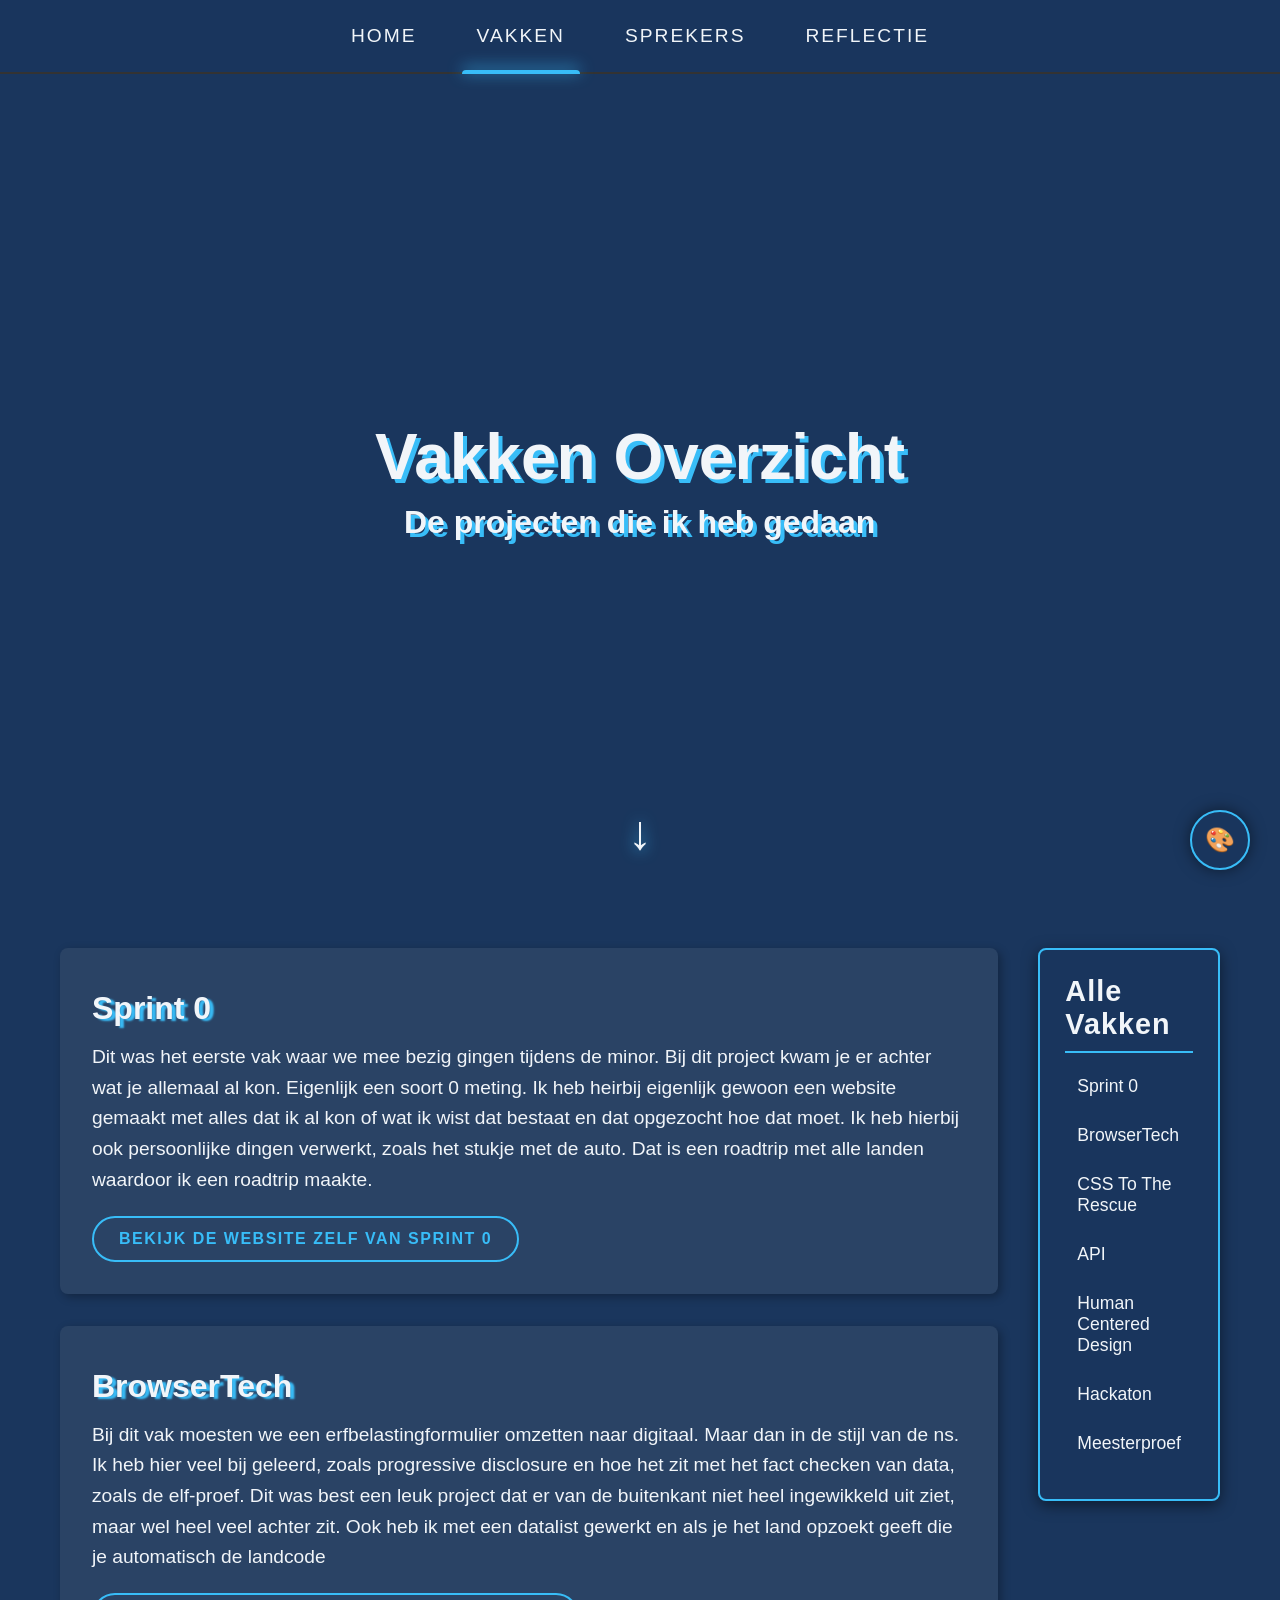
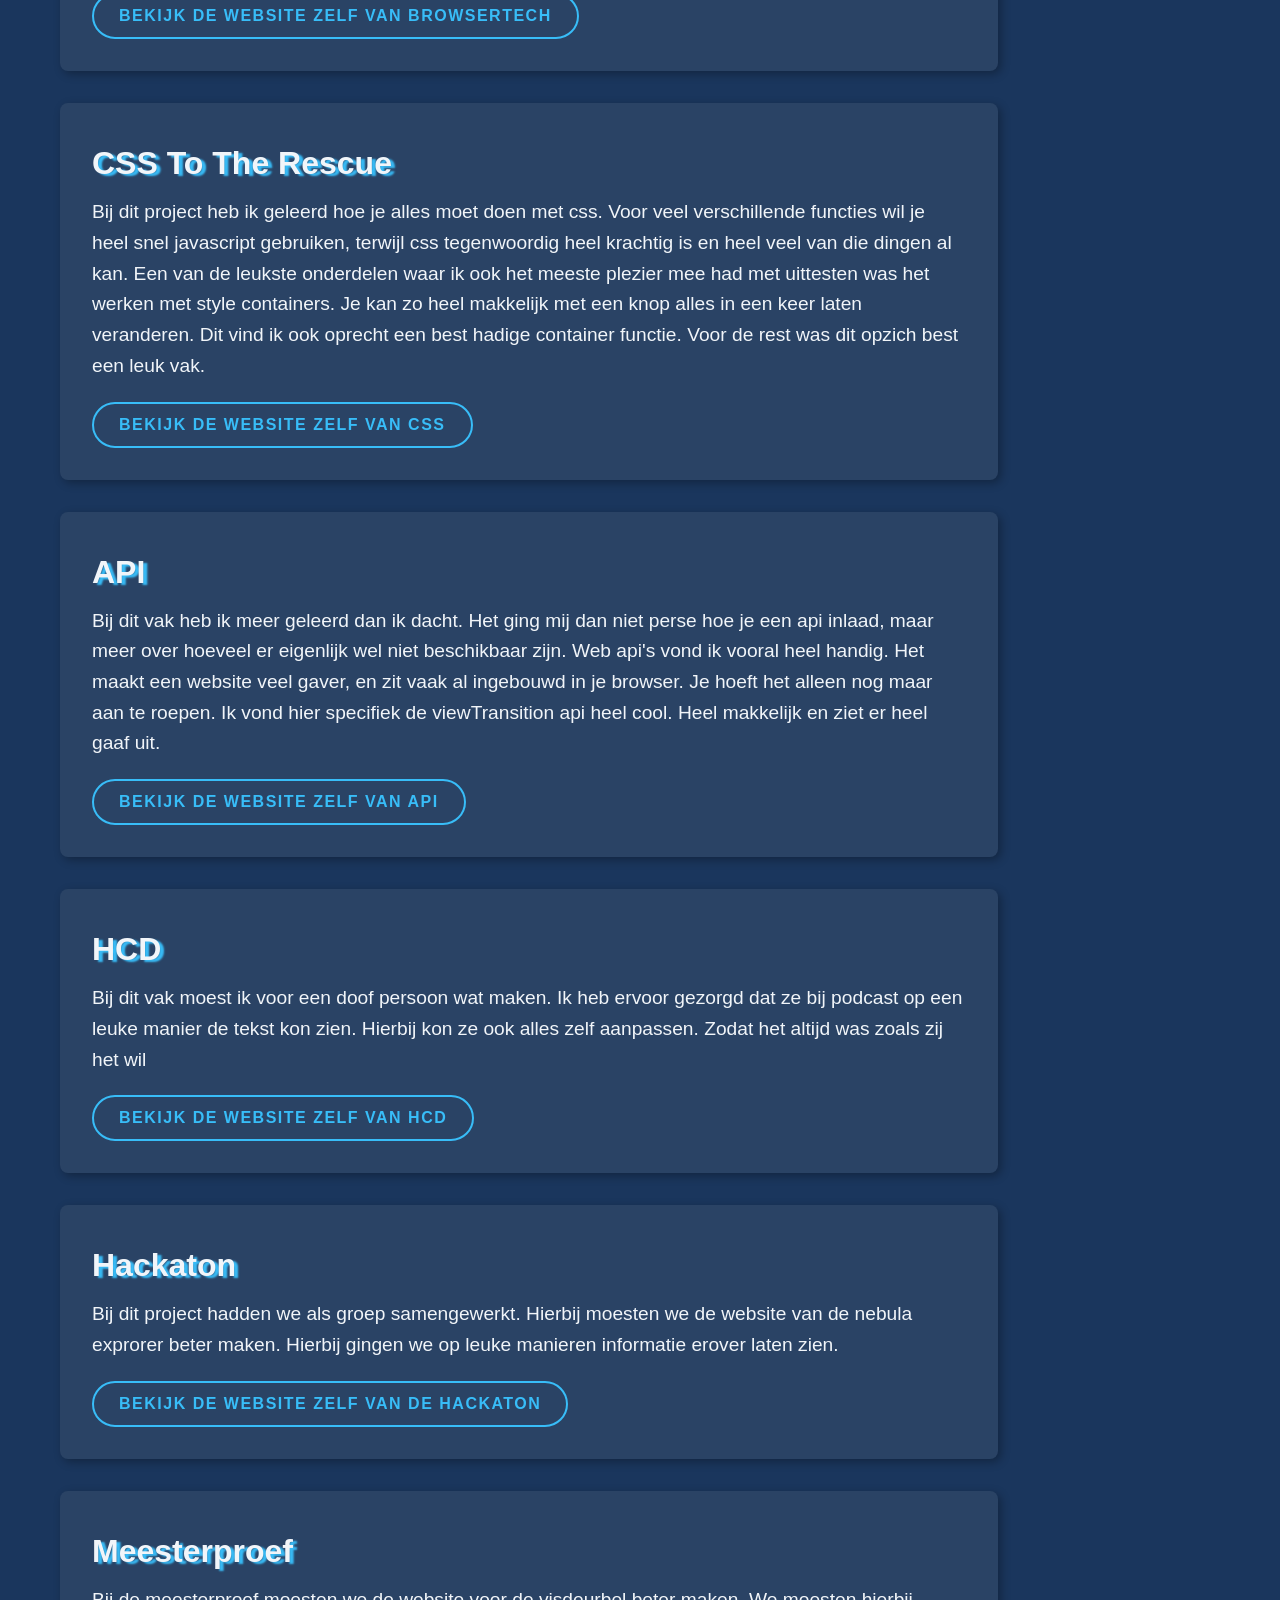
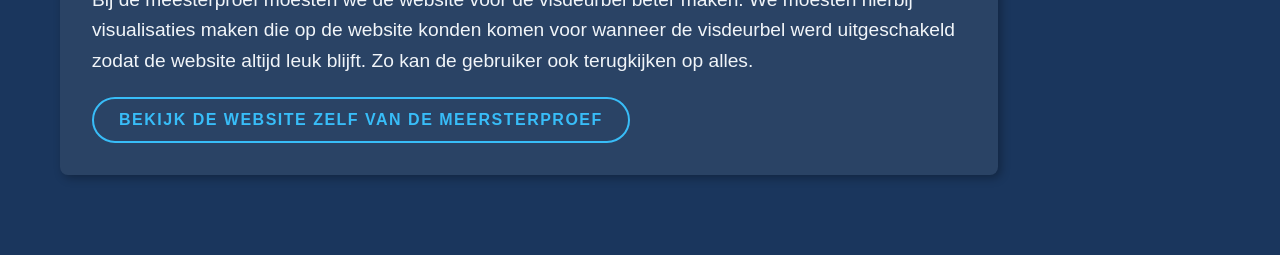
<file: pages/vakken.html>
<!DOCTYPE html>
<html lang="nl">

<head>
    <meta charset="UTF-8">
    <meta name="viewport" content="width=device-width, initial-scale=1.0">
    <link rel="stylesheet" href="../style.css">
    <title>Vakken - Meesterschap-Blog</title>
</head>

<body>
    <script>
        if (localStorage.getItem('websiteThema') === 'light') {
            document.body.classList.add('light-theme');
        }
    </script>
    <header>
        <nav class="special-nav">
            <ul>
                <li><a href="../index.html">Home</a></li>
                <li class="active"><a href="vakken.html">Vakken</a></li> <!-- 'active' staat nu hier -->
                <li><a href="sprekers.html">Sprekers</a></li>
                <li><a href="reflectie.html">Reflectie</a></li>
                <div class="nav-indicator"></div>
            </ul>
        </nav>

        <div class="hero-content">
            <h1>Vakken Overzicht</h1>
            <h2>De projecten die ik heb gedaan</h2>
        </div>

        <a href="#begin-content" class="scroll-arrow">↓</a>
    </header>

    <!-- De nieuwe structuur voor pagina's MÉT een sidebar -->
    <main class="page-layout" id="begin-content">

        <!-- LINKERKANT: De inhoud van het specifieke vak -->
        <article class="page-content">
            <section id="sprint0">
                <h2>Sprint 0</h2>
                <p class="normale-tekst">Dit was het eerste vak waar we mee bezig gingen tijdens de minor. Bij dit
                    project kwam je er achter wat je allemaal al kon. Eigenlijk een soort 0 meting. Ik heb heirbij
                    eigenlijk gewoon een website gemaakt met alles dat ik al kon of wat ik wist dat bestaat en dat
                    opgezocht hoe dat moet. Ik heb hierbij ook persoonlijke dingen verwerkt, zoals het stukje met de
                    auto. Dat is een roadtrip met alle landen waardoor ik een roadtrip maakte.</p>
                <a href="https://rafi1310.github.io/Website-over-mij/" target="_blank">Bekijk de website zelf van sprint
                    0</a>
            </section>

            <section id="browsertech">
                <h2>BrowserTech</h2>
                <p class="normale-tekst">Bij dit vak moesten we een erfbelastingformulier omzetten naar digitaal. Maar
                    dan in de stijl van de ns. Ik heb hier veel bij geleerd, zoals progressive disclosure en hoe het zit
                    met het fact checken van data, zoals de elf-proef. Dit was best een leuk project dat er van de
                    buitenkant niet heel ingewikkeld uit ziet, maar wel heel veel achter zit. Ook heb ik met een
                    datalist gewerkt en als je het land opzoekt geeft die je automatisch de landcode</p>
                <a href="https://rafi1310.github.io/BrowserTech/" target="_blank">Bekijk de website zelf van
                    browsertech</a>
            </section>

            <section id="css">
                <h2>CSS To The Rescue</h2>
                <p class="normale-tekst">Bij dit project heb ik geleerd hoe je alles moet doen met css. Voor veel
                    verschillende functies wil je heel snel javascript gebruiken, terwijl css tegenwoordig heel krachtig
                    is en heel veel van die dingen al kan. Een van de leukste onderdelen waar ik ook het meeste plezier
                    mee had met uittesten was het werken met style containers. Je kan zo heel makkelijk met een knop
                    alles in een keer laten veranderen. Dit vind ik ook oprecht een best hadige container functie. Voor
                    de rest was dit opzich best een leuk vak.</p>
                <a href="https://rafi1310.github.io/CSS_to_the_rescue/" target="_blank">Bekijk de website zelf van
                    css</a>
            </section>

            <section id="api">
                <h2>API</h2>
                <p class="normale-tekst">Bij dit vak heb ik meer geleerd dan ik dacht. Het ging mij dan niet perse hoe
                    je een api inlaad, maar meer over hoeveel er eigenlijk wel niet beschikbaar zijn. Web api's vond ik
                    vooral heel handig. Het maakt een website veel gaver, en zit vaak al ingebouwd in je browser. Je
                    hoeft het alleen nog maar aan te roepen. Ik vond hier specifiek de viewTransition api heel cool.
                    Heel makkelijk en ziet er heel gaaf uit.</p>
                <a href="https://moviefinder-drvr.onrender.com" target="_blank">Bekijk de website zelf van api</a>
            </section>

            <section id="hcd">
                <h2>HCD</h2>
                <p class="normale-tekst">Bij dit vak moest ik voor een doof persoon wat maken. Ik heb ervoor gezorgd dat
                    ze bij podcast op een leuke manier de tekst kon zien. Hierbij kon ze ook alles zelf aanpassen. Zodat
                    het altijd was zoals zij het wil</p>
                <a href="https://rafi1310.github.io/HCD/" target="_blank">Bekijk de website zelf van hcd</a>
            </section>

            <section id="hackaton">
                <h2>Hackaton</h2>
                <p class="normale-tekst">Bij dit project hadden we als groep samengewerkt. Hierbij moesten we de website
                    van de nebula exprorer beter maken. Hierbij gingen we op leuke manieren informatie erover laten
                    zien. </p>
                <a href="https://sabrinaz35.github.io/guardians-of-the-galaxy/" target="_blank">Bekijk de website zelf
                    van de hackaton</a>
            </section>

            <section id="meesterproef">
                <h2>Meesterproef</h2>
                <p class="normale-tekst">Bij de meesterproef moesten we de website voor de visdeurbel beter maken. We
                    moesten hierbij visualisaties maken die op de website konden komen voor wanneer de visdeurbel werd
                    uitgeschakeld zodat de website altijd leuk blijft. Zo kan de gebruiker ook terugkijken op alles.</p>
                <a href="https://datavisdeurbel.onrender.com/" target="_blank">Bekijk de website zelf van de
                    meersterproef</a>
            </section>
        </article>

        <!-- RECHTERKANT: De subnavigatie voor alle vakken -->
        <aside class="page-sidebar">
            <h3>Alle Vakken</h3>
            <ul class="subnav-lijst">
                <!-- Let op de '#' voor de naam. Dit vertelt de browser: blijf op deze pagina en zoek het ID! -->
                <li><a href="#sprint0">Sprint 0</a></li>
                <li><a href="#browsertech">BrowserTech</a></li>
                <li><a href="#css">CSS To The Rescue</a></li>
                <li><a href="#api">API</a></li>
                <li><a href="#hcd">Human Centered Design</a></li>
                <li><a href="#hackaton">Hackaton</a></li>
                <li><a href="#meesterproef">Meesterproef</a></li>
            </ul>
        </aside>
        <button id="theme-btn" class="theme-toggle-btn">🎨</button>
    </main>

    <script src="../script.js"></script>
</body>

</html>
</file>
<file: style.css>
html {
    scroll-behavior: smooth; /* Zorgt voor een zachte, glijdende animatie als je op een #link klikt */
}

* {
    margin: 0;
    padding: 0;
    box-sizing: border-box;
}

:root {
    /* Het Diepe Oceaan Blauwe thema (Jouw standaard Dark Mode) */
    --bg: #1a365d; 
    --color: #f1f5f9; 
    --text-h1: "Impact", Arial, Helvetica, sans-serif;
    --nav-bg: rgba(26, 54, 93, 0.95); 
    --nav-accent: #38bdf8; 
    --section-bg: #2a4365; 
    --section-text: #f1f5f9; 
}

/* Het nieuwe lichte crème thema (Jouw Light Mode) */
body.light-theme {
    --bg: #F3E9DC; 
    --color: #2b2b2b; 
    --nav-bg: rgba(255, 255, 255, 0.95); /* Witte navigatiebalk */
    --nav-accent: #e07a5f; /* Warme roest-oranje kleur als accent */
    --section-bg: #ffffff; /* Witte blokken */
    --section-text: #2b2b2b; 
}

body {
    background-color: var(--bg);
    color: var(--color);
    font-family: var(--text-h1);
}

.theme-in-transition {
    transition: background-color 0.5s ease, color 0.5s ease;
}

/* --- HEADER & HERO --- */
header {
    width: 100vw;
    height: 100vh;
    position: relative;
}

.hero-content {
    display: flex;
    flex-direction: column;
    justify-content: center;
    align-items: center;
    height: 100%;
    padding-top: 60px; 
}

h1 {
    text-shadow: 4px 4px var(--nav-accent);
    font-size: 4em;
    text-align: center;
}

h2 {
    text-shadow: 4px 2px 2px var(--nav-accent);
    font-size: 2em;
    margin-top: 10px;
}

.hero-content h1 {
    animation: popInGlow 1s cubic-bezier(0.25, 1, 0.5, 1) forwards;
    opacity: 0; /* Begint onzichtbaar */
}

.hero-content h2 {
    animation: popInGlow 1s cubic-bezier(0.25, 1, 0.5, 1) forwards;
    opacity: 0;
    animation-delay: 0.3s; /* Wacht 0.3s */
}

/* De dobbelsteen */
.hero-content p {
    font-size: 4em; 
    margin-top: 20px;
    animation: popInGlow 1s cubic-bezier(0.25, 1, 0.5, 1) forwards;
    opacity: 0;
    animation-delay: 0.6s; /* Wacht 0.6s */
}

@keyframes popInGlow {
    0% {
        opacity: 0;
        transform: translateY(-40px) scale(0.8);
        text-shadow: 0 0 0 transparent;
    }
    60% {
        opacity: 1;
        transform: translateY(0) scale(1.05);
        text-shadow: 0 0 30px var(--nav-accent);
    }
    100% {
        opacity: 1;
        transform: translateY(0) scale(1);
        text-shadow: 4px 4px var(--nav-accent);
    }
}

/* --- NAVIGATIEBALK (HOOFDMENU) --- */
.special-nav {
    position: fixed;
    top: 0;
    left: 0;
    width: 100%;
    background-color: var(--nav-bg);
    border-bottom: 2px solid #333;
    z-index: 1000;
}

.special-nav ul {
    display: flex;
    justify-content: center;
    align-items: center;
    list-style: none;
    position: relative;
    padding: 15px 0;
    max-width: 1200px;
    margin: 0 auto;
}

.special-nav li {
    margin: 0 15px;
}

.special-nav a {
    text-decoration: none;
    color: var(--color);
    font-size: 1.2em;
    text-transform: uppercase;
    letter-spacing: 2px;
    padding: 10px 15px;
    display: block;
    transition: all 0.3s ease;
}

.special-nav a:hover {
    color: var(--nav-accent);
    text-shadow: 2px 2px 10px var(--nav-accent);
    transform: scale(1.1);
}

.nav-indicator {
    position: absolute;
    bottom: -2px; 
    height: 4px;
    background-color: var(--nav-accent);
    border-radius: 4px 4px 0 0;
    box-shadow: 0 -2px 15px var(--nav-accent);
    transition: all 0.4s cubic-bezier(0.68, -0.55, 0.265, 1.55);
    pointer-events: none;
}

/* --- MAIN CONTENT (Algemene teksten) --- */
section {
    background-color: var(--section-bg); 
    color: var(--section-text); 
    transition: background-color 0.5s ease;
    margin: 3em auto;
    padding: 2em;
    max-width: 800px; 
    box-shadow: 3px 3px 10px rgba(0, 0, 0, 0.3); /* Subtiele donkere schaduw */
    border-radius: 8px; 
}

.normale-tekst {
    font-size: 1.2em;
    font-family: Arial, Helvetica, sans-serif; 
    margin-top: 15px;
    line-height: 1.6;
}

/* --- PAGINA LAYOUT MET SIDEBAR (Voor de vakken) --- */
.page-layout {
    display: flex;
    max-width: 1200px;
    margin: 3em auto;
    padding: 0 20px;
    gap: 40px;
    align-items: flex-start;
}

.page-content section {
    margin: 0 0 2em 0; 
    max-width: 100%;
    
    /* Deze regel is cruciaal! Het vertelt de browser om 100px afstand te houden 
       van de bovenkant, zodat de tekst NIET onder je vaste navigatiebalk verdwijnt */
    scroll-margin-top: 100px; 
}

/* Omdat de section hier binnen .page-content valt, halen we de margin auto weg zodat hij mooi uitlijnt */
.page-content section {
    margin: 0 0 2em 0; 
    max-width: 100%;
}

.page-sidebar {
    flex: 1;
    background-color: var(--nav-bg); 
    border: 2px solid var(--nav-accent); 
    padding: 25px;
    border-radius: 8px;
    box-shadow: 0 4px 15px rgba(0, 0, 0, 0.5);
    position: sticky;
    top: 100px; 
}

.page-sidebar h3 {
    color: var(--color); 
    font-family: var(--text-h1);
    font-size: 1.8em;
    letter-spacing: 1px;
    margin-bottom: 15px;
    border-bottom: 2px solid var(--nav-accent);
    padding-bottom: 10px;
}

.subnav-lijst {
    list-style: none;
    padding: 0;
}

.subnav-lijst li {
    margin: 12px 0;
}

.subnav-lijst a {
    color: var(--color);
    text-decoration: none;
    font-family: Arial, sans-serif;
    font-size: 1.1em;
    display: block; 
    padding: 8px 12px;
    border-radius: 4px;
    transition: all 0.3s ease;
}

.subnav-lijst a:hover, 
.subnav-lijst a.active-sub {
    background-color: rgba(255, 165, 0, 0.2); 
    color: var(--nav-accent);
    padding-left: 20px; 
}

/* --- RESPONSIEF MAKEN (Voor mobiel) --- */
@media (max-width: 800px) {
    /* Zorg dat de 4 menu items iets kleiner worden op mobiel, zodat ze nog passen */
    .special-nav a {
        font-size: 1em;
        padding: 10px 8px;
        letter-spacing: 1px;
    }
    .special-nav li {
        margin: 0 5px;
    }

    /* Zet de sidebar netjes onder de content op kleine schermen */
    .page-layout {
        flex-direction: column; 
    }
    .page-sidebar {
        width: 100%;
        position: relative;
        top: 0;
    }
}

/* --- PROJECT KNOPPEN (In de secties) --- */
.page-content section a {
    display: inline-block; /* Zorgt dat we padding en marges kunnen gebruiken */
    margin-top: 20px;
    padding: 12px 25px;
    background-color: transparent; /* Doorzichtige achtergrond */
    color: var(--nav-accent); /* Jouw neon-blauwe kleur */
    border: 2px solid var(--nav-accent);
    border-radius: 30px; /* Mooie ronde hoeken voor een moderne look */
    text-decoration: none; /* Haalt het standaard streepje onder de link weg */
    font-family: Arial, Helvetica, sans-serif;
    font-weight: bold;
    font-size: 1em;
    text-transform: uppercase;
    letter-spacing: 1.5px;
    transition: all 0.3s ease; /* Zorgt voor een soepele animatie */
}

/* Het magische effect als je er met je muis overheen gaat */
.page-content section a:hover {
    background-color: var(--nav-accent); /* De knop vult zich met blauw */
    color: var(--bg); /* De tekst wordt donkerblauw voor het contrast */
    box-shadow: 0 0 20px var(--nav-accent); /* Een felle neon gloed */
    transform: translateY(-4px); /* De knop zweeft een klein stukje omhoog */
}

/* --- SCROLL PIJL --- */
.scroll-arrow {
    position: absolute;
    bottom: 40px; /* Zweeft iets boven de onderkant van het scherm */
    left: 50%;
    transform: translateX(-50%); /* Zorgt dat hij exact in het midden staat */
    color: var(--color); /* Jouw gele kleur */
    font-size: 3em;
    text-decoration: none;
    font-weight: bold;
    text-shadow: 0 0 15px var(--nav-accent); /* Oranje gloed */
    z-index: 10;
    
    /* Roept de animatie aan: 2 seconden duren, en eindeloos herhalen */
    animation: bounce 2s infinite;
}

.scroll-arrow:hover {
    color: white;
    text-shadow: 0 0 20px var(--color);
}

/* De stuiter-animatie (Keyframes) */
@keyframes bounce {
    0%, 20%, 50%, 80%, 100% {
        transform: translateY(0) translateX(-50%);
    }
    40% {
        transform: translateY(-20px) translateX(-50%); /* Springt 20px omhoog */
    }
    60% {
        transform: translateY(-10px) translateX(-50%); /* Springt nog een klein beetje na */
    }
}

#begin-content {
    scroll-margin-top: 100px;
}


/* --- SPREKERS LAYOUT (Verspringend / Staggered) --- */
.speakers-layout {
    max-width: 1200px; /* We maken de container iets breder zodat ze goed kunnen verspringen */
    margin: 4em auto;
    padding: 0 20px;
    display: flex;
    flex-direction: column;
    gap: 4em; 
}

/* --- SPREKERS LAYOUT (Verspringend / Staggered) --- */
.speakers-layout {
    max-width: 1200px;
    margin: 4em auto;
    padding: 0 20px;
    display: flex;
    flex-direction: column;
    gap: 4em; 
}

/* De standaard kaart */
.speaker-card {
    width: 80%; 
    max-width: 900px;
    margin: 0; /* DIT FIXT HET! Overschrijft de automatische centrering van de algemene <section> */
    display: flex;
    align-items: flex-start;
    gap: 40px;
    background-color: var(--section-bg);
    color: var(--section-text);
    transition: transform 0.3s ease, background-color 0.5s ease;
    padding: 30px;
    border-radius: 15px;
    box-shadow: 0 10px 30px rgba(0, 0, 0, 0.4);
    transition: transform 0.3s ease;
    scroll-margin-top: 120px;
}

/* ONEVEN BLOKKEN (1, 3, 5, etc.) - Schuiven naar links */
.speaker-card:nth-child(odd) {
    align-self: flex-start;
    border-left: 5px solid var(--nav-accent); 
}

/* EVEN BLOKKEN (2, 4, 6, etc.) - Schuiven naar rechts */
.speaker-card:nth-child(even) {
    align-self: flex-end; 
    flex-direction: row-reverse; 
    border-right: 5px solid var(--nav-accent); 
}

.speaker-card:hover {
    transform: translateY(-5px);
}

/* --- DE FOTO --- */
.speaker-foto {
    flex: 1; 
    display: flex;
    justify-content: center;
}

.speaker-foto img {
    width: 250px;
    height: 250px;
    object-fit: cover; 
    border-radius: 50%; 
    border: 4px solid var(--nav-accent); 
    box-shadow: 0 0 25px rgba(56, 189, 248, 0.4); 
    transition: transform 0.4s ease;
}

.speaker-foto img:hover {
    transform: scale(1.05);
}

/* --- DE TEKST --- */
.speaker-info {
    flex: 2; 
}

.speaker-titel {
    color: var(--nav-accent);
    font-family: Arial, Helvetica, sans-serif;
    text-transform: uppercase;
    letter-spacing: 2px;
    font-size: 0.9em;
    margin-top: 8px; 
    margin-bottom: 20px;
}

/* --- LEES MEER FUNCTIONALITEIT --- */
.extra-tekst {
    display: none; /* Verbergt de tekst standaard */
    margin-top: 15px;
}

/* Deze class wordt straks door JavaScript toegevoegd om de tekst te tonen */
.extra-tekst.toon {
    display: block; 
}

/* De stijl voor de knop (Lijkt op je eerdere project-knoppen!) */
.lees-meer-btn {
    display: inline-block;
    margin-top: 20px;
    padding: 10px 20px;
    background-color: transparent;
    color: var(--nav-accent);
    border: 2px solid var(--nav-accent);
    border-radius: 30px;
    font-family: Arial, Helvetica, sans-serif;
    font-weight: bold;
    font-size: 0.9em;
    text-transform: uppercase;
    letter-spacing: 1.5px;
    cursor: pointer; /* Verandert de muis in een handje */
    transition: all 0.3s ease;
}

.lees-meer-btn:hover {
    background-color: var(--nav-accent);
    color: var(--bg);
    box-shadow: 0 0 15px var(--nav-accent);
}

/* --- RESPONSIEF MAKEN (Voor mobiel) --- */
@media (max-width: 800px) {
    /* Op mobiel overschrijven we het verspringen, we willen alles gecentreerd en beeldvullend */
    .speaker-card:nth-child(odd),
    .speaker-card:nth-child(even) {
        align-self: center;
        width: 100%;
        flex-direction: column;
        text-align: center;
        padding: 20px;
        align-items: center;
    }

    .speaker-foto img {
        width: 180px;
        height: 180px;
    }
}

/* --- THEMA KNOP --- */
.theme-toggle-btn {
    position: fixed;
    bottom: 30px;
    right: 30px;
    background-color: var(--nav-bg);
    color: var(--nav-accent);
    border: 2px solid var(--nav-accent);
    border-radius: 50%;
    width: 60px;
    height: 60px;
    font-size: 1.5em;
    cursor: pointer;
    z-index: 9999;
    box-shadow: 0 0 15px rgba(0, 0, 0, 0.5);
    transition: all 0.3s ease;
    display: flex;
    justify-content: center;
    align-items: center;
}

.theme-toggle-btn:hover {
    transform: scale(1.1) rotate(15deg); /* Draait een beetje bij hover */
    box-shadow: 0 0 25px var(--nav-accent);
    background-color: var(--nav-accent);
    color: var(--bg);
}

/* --- REFLECTIE PAGINA LAY-OUT --- */
.reflectie-layout {
    max-width: 1500px;
    margin: 4em auto;
    padding: 0 20px;
}

.intro-tekst {
    text-align: center;
    max-width: 800px;
    margin: 0 auto 3em auto;
}

.leerdoelen-container {
    display: flex;
    justify-content: space-between;
    gap: 20px; /* Mooie ruimte tussen de drie kaarten */
}

/* De individuele Leerdoel Kaarten */
.doel-card {
    flex: 1; /* Zorgt dat ze alle drie exact even breed worden */
    background-color: var(--section-bg);
    color: var(--section-text);
    padding: 40px 30px;
    border-radius: 15px;
    box-shadow: 0 10px 30px rgba(0, 0, 0, 0.2);
    border-top: 5px solid var(--nav-accent); /* Toffe gekleurde rand bovenaan */
    transition: transform 0.3s ease, box-shadow 0.3s ease, background-color 0.5s ease;
    position: relative;
    margin: 0; /* Voorkomt de auto-margin van de algemene <section> tag */
}

/* Hover effect: kaart lift iets op */
.doel-card:hover {
    transform: translateY(-10px);
    box-shadow: 0 15px 35px rgba(0, 0, 0, 0.4);
}

/* Het toffe ronde nummer icoontje op de kaart */
.doel-icoon {
    position: absolute;
    top: -25px; /* Steekt precies voor de helft uit de bovenkant! */
    left: 30px;
    width: 50px;
    height: 50px;
    background-color: var(--nav-bg);
    color: var(--nav-accent);
    border: 3px solid var(--nav-accent);
    border-radius: 50%;
    display: flex;
    justify-content: center;
    align-items: center;
    font-size: 1.5em;
    font-weight: bold;
    font-family: var(--text-h1);
    box-shadow: 0 5px 15px rgba(0, 0, 0, 0.3);
}

/* Tussenkopjes binnen de kaart */
.aanpak-titel {
    color: var(--nav-accent);
    margin-top: 25px;
    margin-bottom: 5px;
    font-size: 1.1em;
    text-transform: uppercase;
    letter-spacing: 1px;
}

/* --- RESPONSIEF (Voor tablets en mobiel) --- */
@media (max-width: 950px) {
    .leerdoelen-container {
        flex-direction: column; /* Zet de kaarten onder elkaar op kleinere schermen */
        gap: 50px; /* Iets meer ruimte ertussen zodat de nummers niet overlappen */
    }
}
</file>
